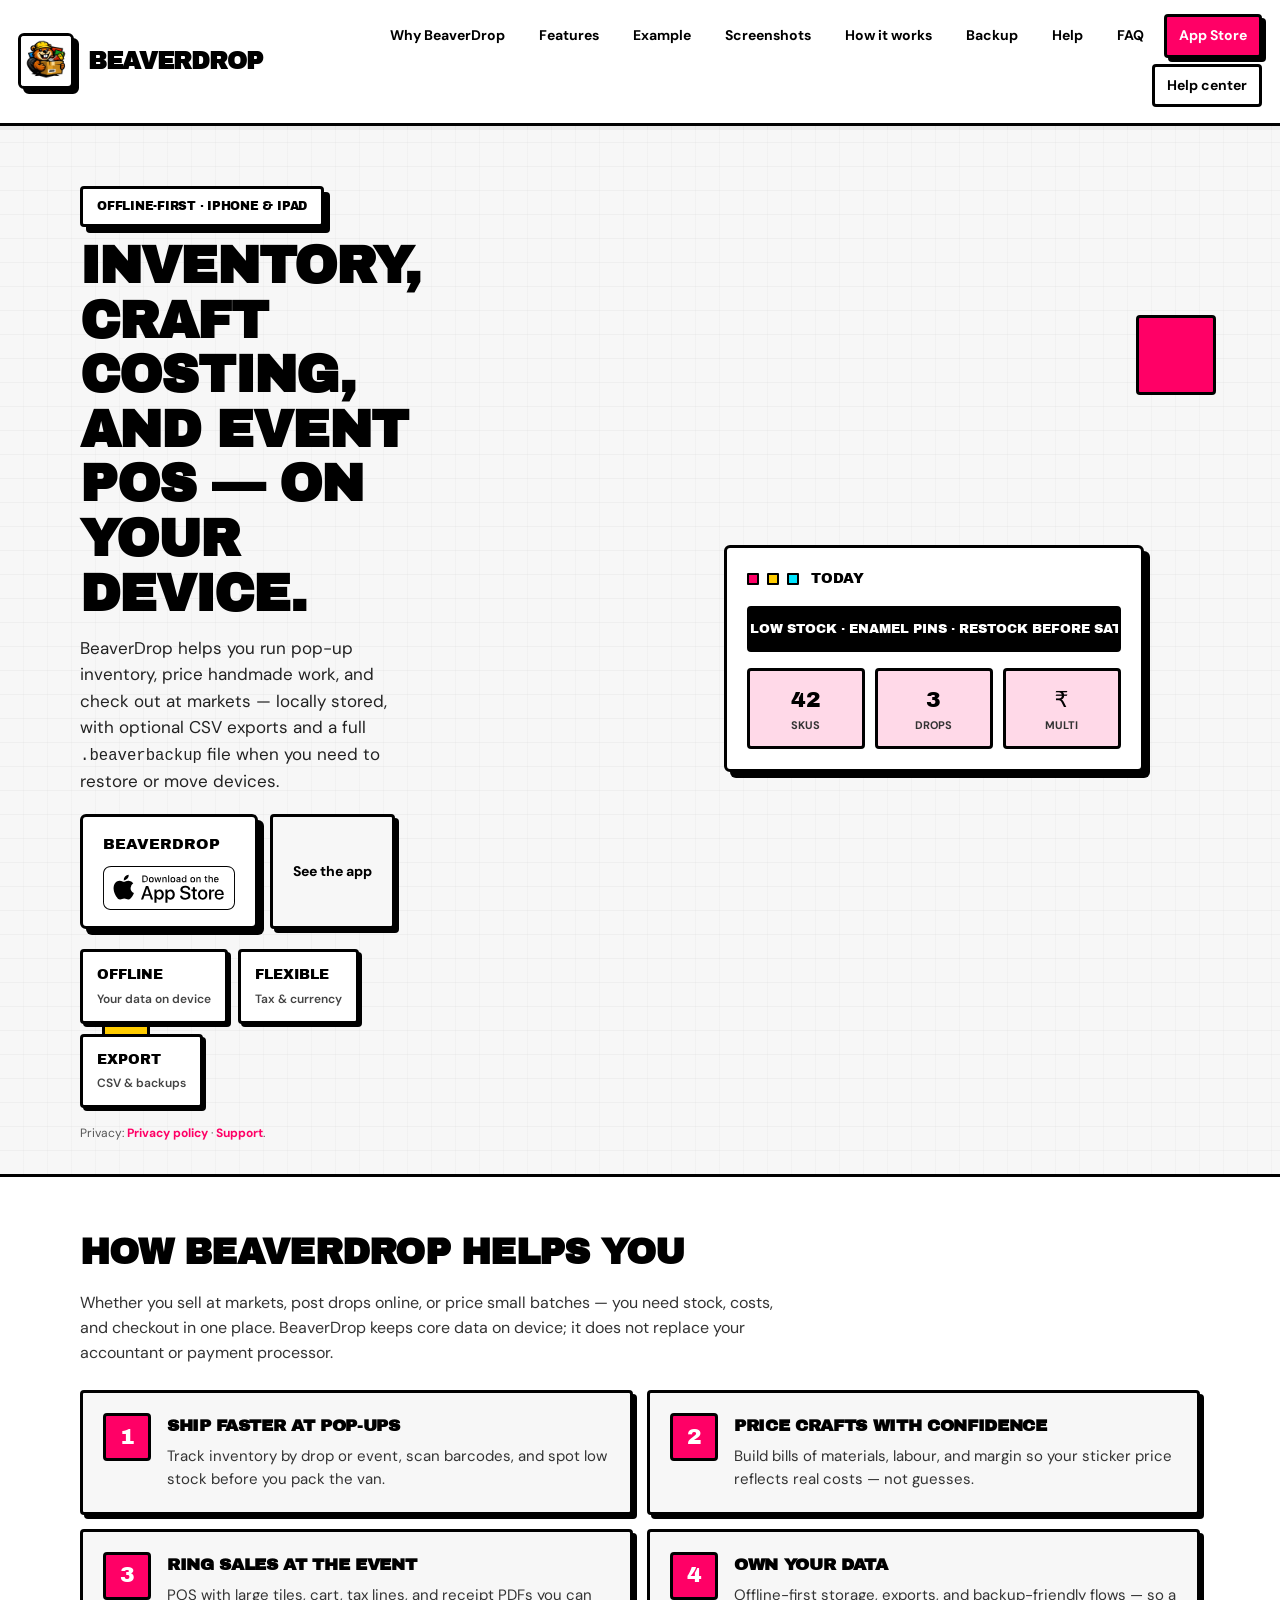
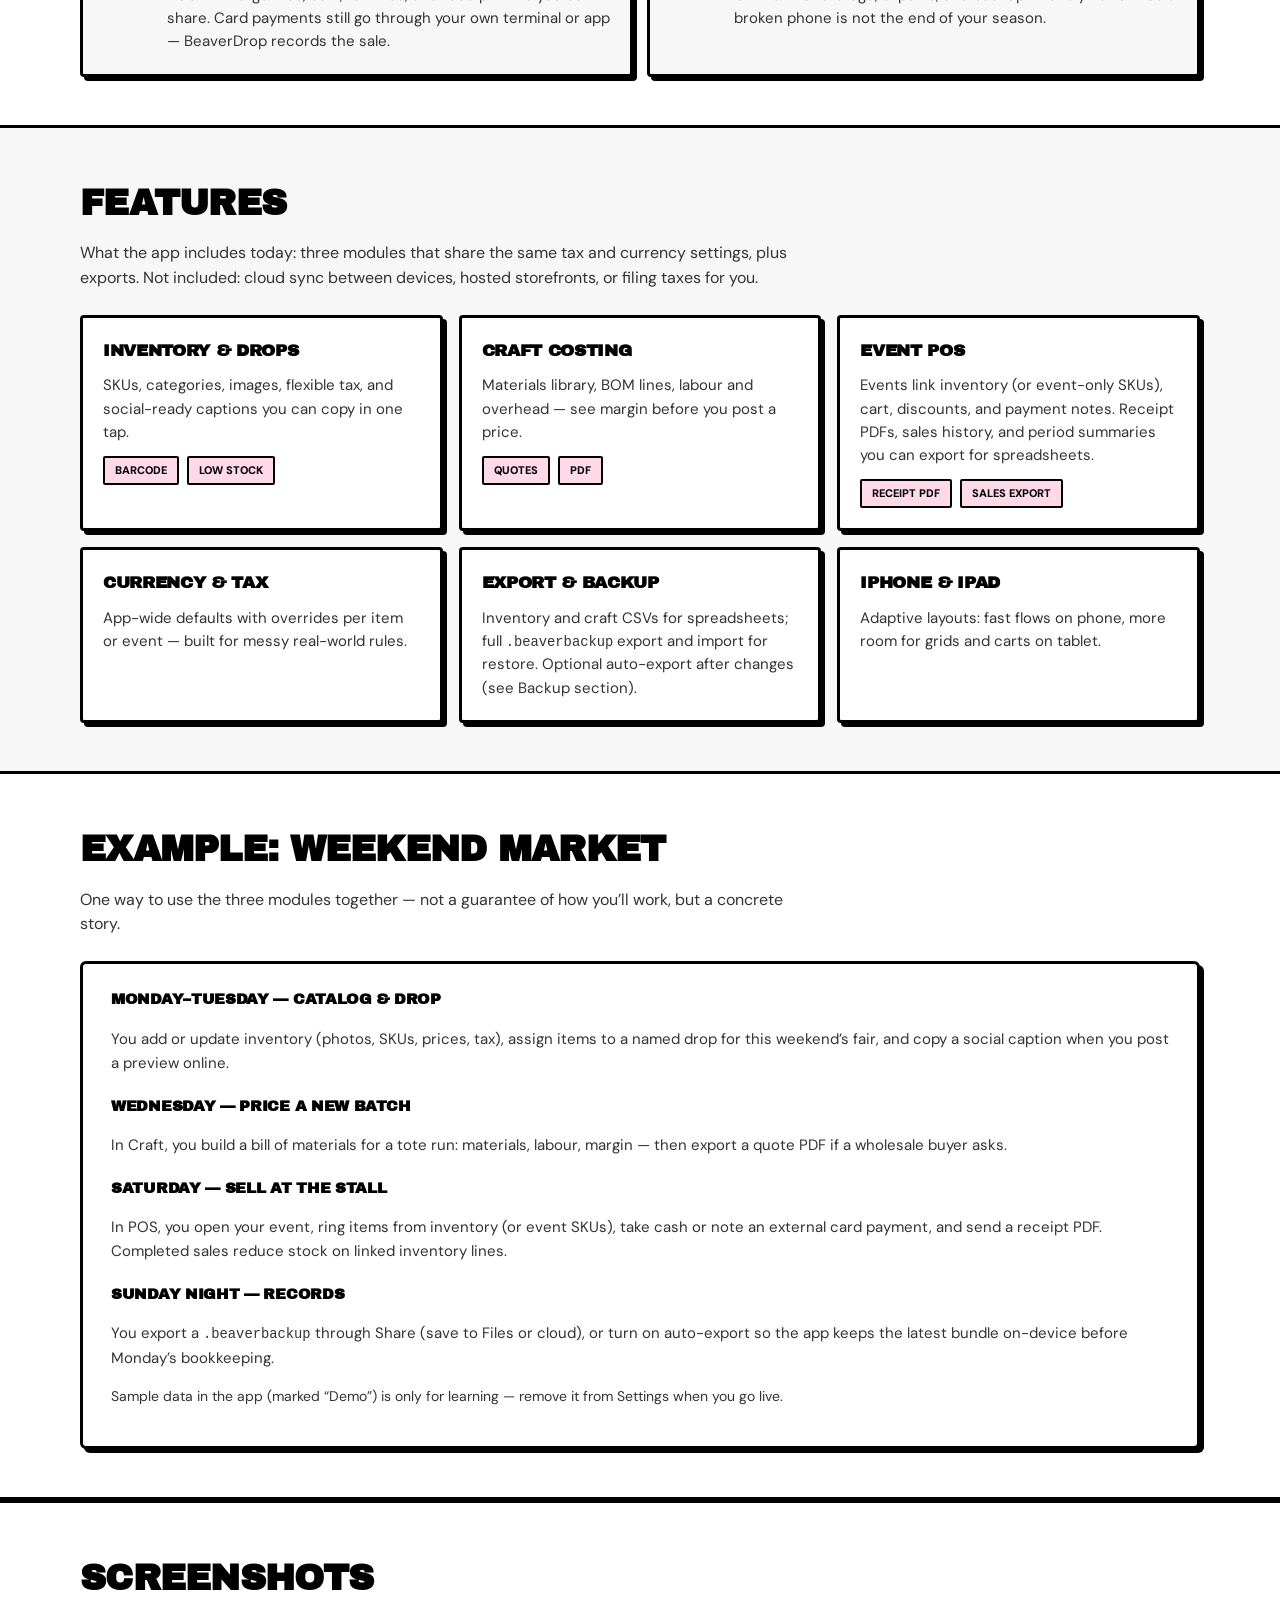
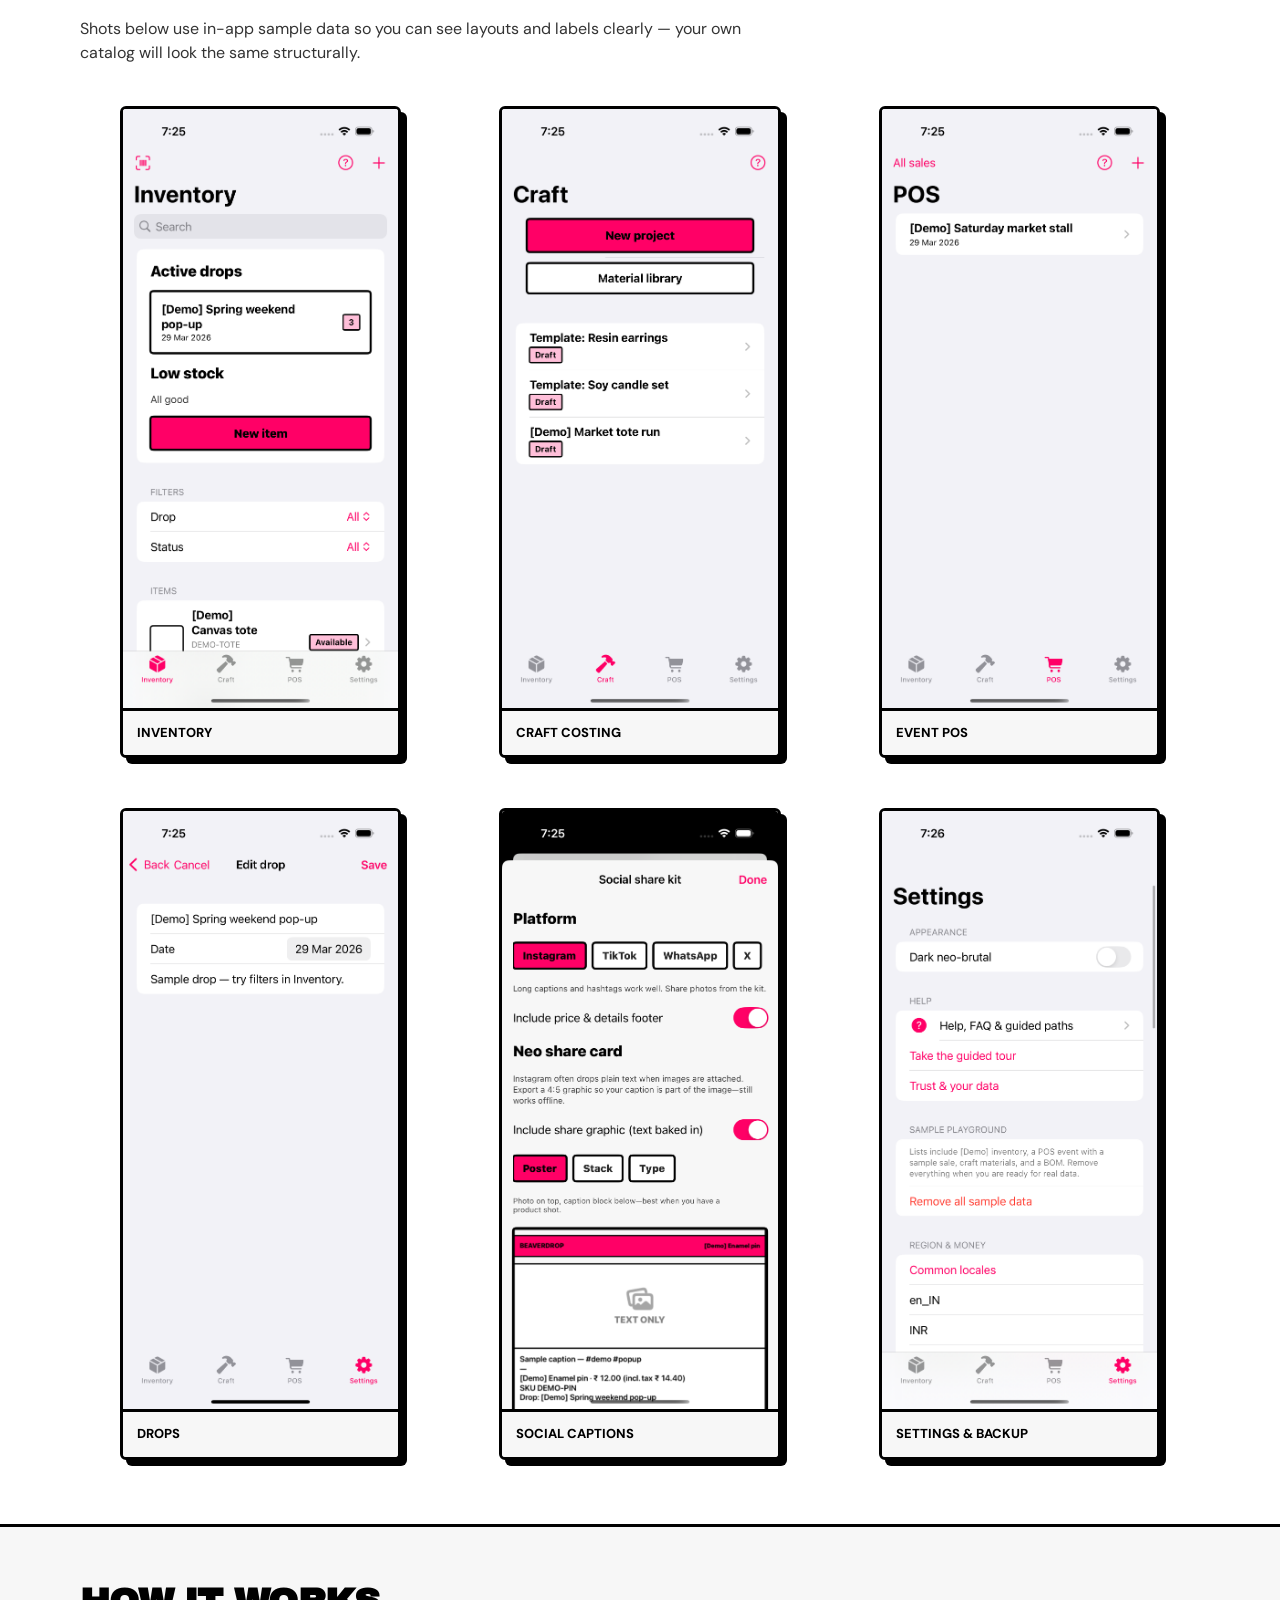
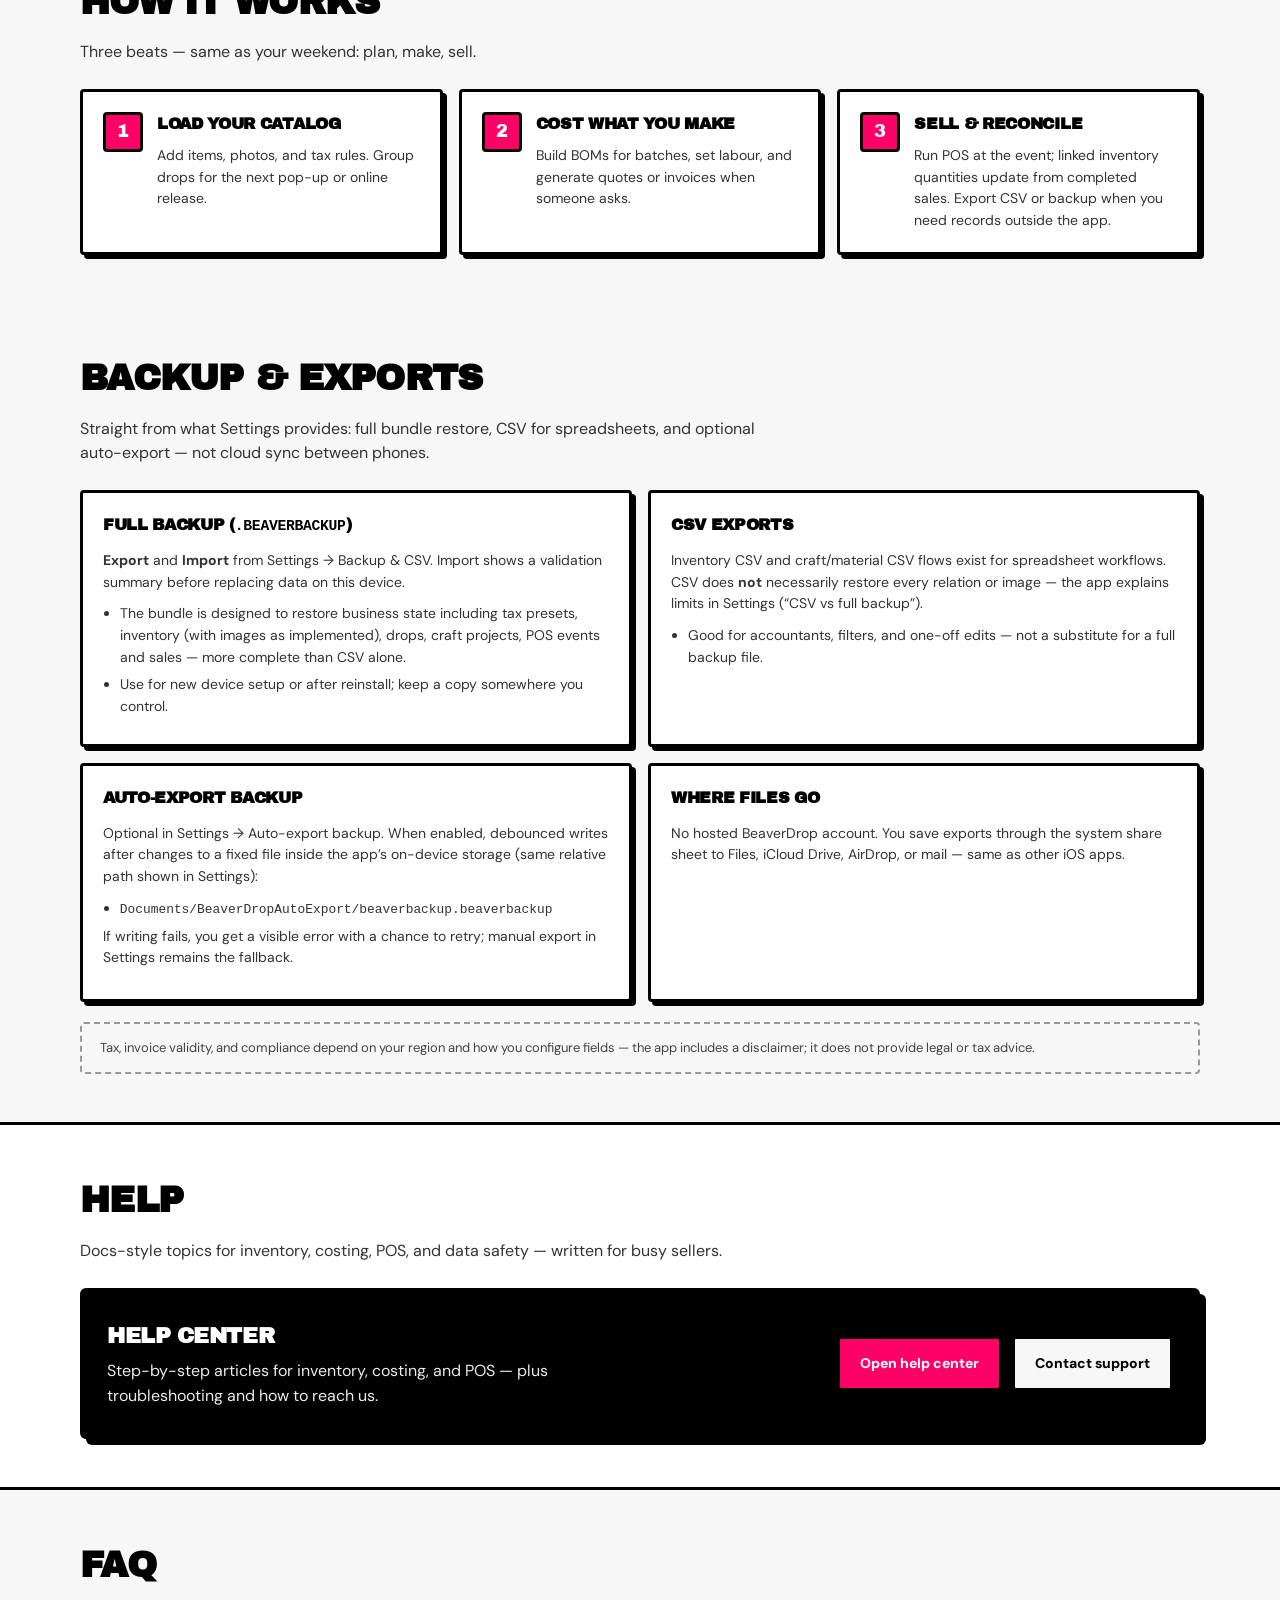
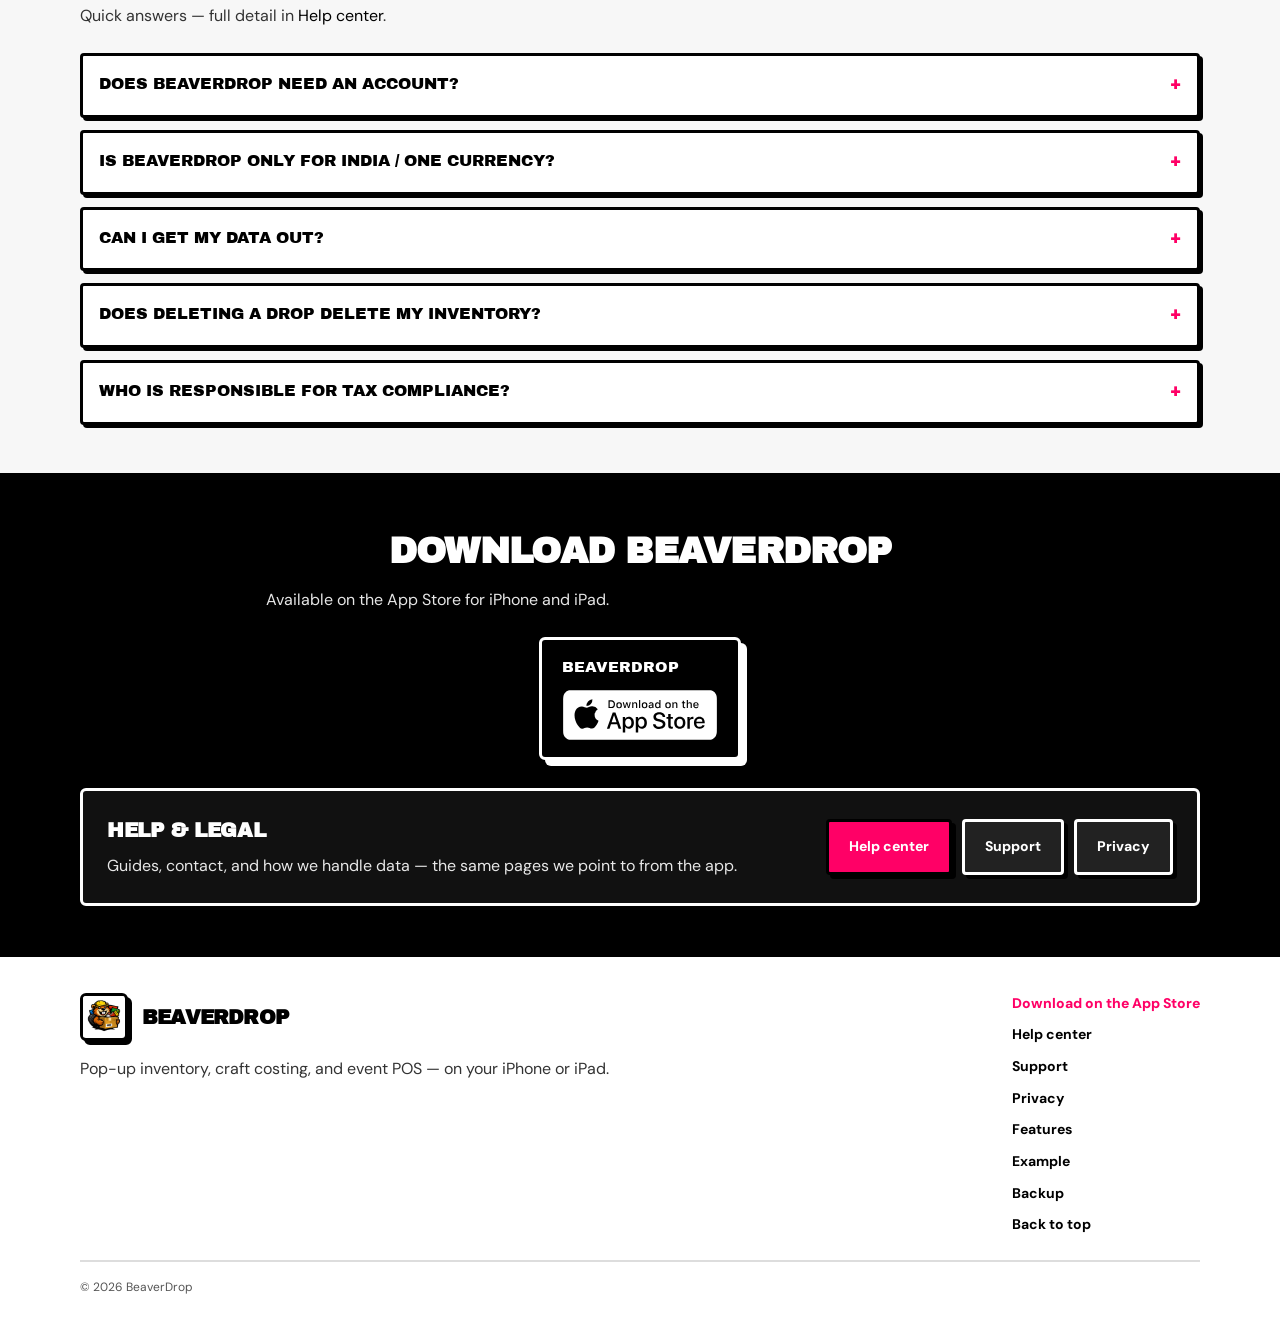
<file: index.html>
<!doctype html>
<html lang="en">
  <head>
    <meta charset="utf-8" />
    <meta name="viewport" content="width=device-width, initial-scale=1" />
    <meta name="theme-color" content="#ff0066" />
    <meta
      name="description"
      content="BeaverDrop is an offline-first iOS app for small sellers: inventory with drops, craft/DIY costing, and event POS on iPhone and iPad. Export CSV and .beaverbackup backups — no account required."
    />
    <meta
      name="keywords"
      content="BeaverDrop, inventory app, craft costing, POS, pop-up shop, offline inventory, micro business, iOS"
    />
    <title>BeaverDrop — Pop-up inventory, craft costing &amp; event POS (iOS)</title>
    <link rel="canonical" href="https://abhisar.github.io/beaverdrop.github.io/" />
    <meta property="og:title" content="BeaverDrop — Inventory, craft costing &amp; event POS" />
    <meta
      property="og:description"
      content="Offline-first iOS app for inventory, craft costing, and event POS. CSV and .beaverbackup export — no account required."
    />
    <meta property="og:type" content="website" />
    <meta property="og:url" content="https://abhisar.github.io/beaverdrop.github.io/" />
    <meta property="og:image" content="https://abhisar.github.io/beaverdrop.github.io/assets/og-image.png" />
    <meta property="og:image:width" content="1200" />
    <meta property="og:image:height" content="630" />
    <meta name="twitter:card" content="summary_large_image" />
    <meta name="twitter:title" content="BeaverDrop" />
    <meta
      name="twitter:description"
      content="Pop-up inventory, craft/DIY costing, and event POS — offline-first on iPhone &amp; iPad."
    />
    <meta name="twitter:image" content="https://abhisar.github.io/beaverdrop.github.io/assets/og-image.png" />
    <link rel="icon" type="image/png" sizes="32x32" href="assets/favicon-32.png" />
    <link rel="apple-touch-icon" sizes="180x180" href="assets/apple-touch-icon.png" />
    <link rel="preconnect" href="https://fonts.googleapis.com" />
    <link rel="preconnect" href="https://fonts.gstatic.com" crossorigin />
    <link
      href="https://fonts.googleapis.com/css2?family=Archivo+Black&amp;family=DM+Sans:ital,wght@0,400;0,600;0,700;1,400&amp;display=swap"
      rel="stylesheet"
    />
    <link rel="stylesheet" href="assets/styles.css" />
    <script defer src="assets/site.js"></script>
    <script type="application/ld+json">
      {
        "@context": "https://schema.org",
        "@type": "SoftwareApplication",
        "name": "BeaverDrop",
        "applicationCategory": "BusinessApplication",
        "operatingSystem": "iOS",
        "description": "Offline-first iOS app: inventory and drops, craft costing, event POS. CSV exports and .beaverbackup restore.",
        "url": "https://abhisar.github.io/beaverdrop.github.io/",
        "installUrl": "https://apps.apple.com/in/app/beaverdrop-inventory-pos/id6761336959",
        "image": "https://abhisar.github.io/beaverdrop.github.io/assets/app-icon-1024.png",
        "screenshot": [
          "https://abhisar.github.io/beaverdrop.github.io/assets/screenshots/01-inventory.png",
          "https://abhisar.github.io/beaverdrop.github.io/assets/screenshots/02-craft.png",
          "https://abhisar.github.io/beaverdrop.github.io/assets/screenshots/03-pos.png",
          "https://abhisar.github.io/beaverdrop.github.io/assets/screenshots/04-drops.png",
          "https://abhisar.github.io/beaverdrop.github.io/assets/screenshots/05-social.png",
          "https://abhisar.github.io/beaverdrop.github.io/assets/screenshots/06-settings.png"
        ],
        "offers": {
          "@type": "Offer",
          "price": "0",
          "priceCurrency": "USD"
        }
      }
    </script>
  </head>
  <body>
    <header class="top">
      <a class="brand" href="#top" aria-label="BeaverDrop home">
        <span class="brandMark" aria-hidden="true">
          <img
            class="brandIcon"
            src="assets/app-icon-1024.png"
            width="1024"
            height="1024"
            alt=""
            decoding="async"
          />
        </span>
        <span class="brandText">BeaverDrop</span>
      </a>
      <nav class="nav" aria-label="Primary">
        <a href="#helps-you">Why BeaverDrop</a>
        <a href="#features">Features</a>
        <a href="#scenario">Example</a>
        <a href="#screenshots">Screenshots</a>
        <a href="#how">How it works</a>
        <a href="#backup">Backup</a>
        <a href="#help">Help</a>
        <a href="#faq">FAQ</a>
        <a class="navAppStore" href="#app-store" target="_blank" rel="noopener noreferrer">App Store</a>
        <a class="pill" href="help.html">Help center</a>
      </nav>
      <button class="menuBtn" type="button" aria-label="Open menu" data-menu>
        <span></span><span></span><span></span>
      </button>
    </header>

    <main id="top">
      <section class="hero" aria-labelledby="hero-title">
        <div class="hero-deco" aria-hidden="true"></div>
        <div class="hero-deco b2" aria-hidden="true"></div>
        <div class="heroGrid">
          <div class="heroCopy">
            <p class="kicker">Offline-first · iPhone &amp; iPad</p>
            <h1 id="hero-title">Inventory, craft costing, and event POS — on your device.</h1>
            <p class="sub">
              BeaverDrop helps you run pop-up inventory, price handmade work, and check out at markets —
              locally stored, with optional CSV exports and a full <span class="mono">.beaverbackup</span> file
              when you need to restore or move devices.
            </p>
            <div class="ctaRow">
              <a
                class="appStoreHighlight"
                href="#app-store"
                target="_blank"
                rel="noopener noreferrer"
                aria-label="Download BeaverDrop on the App Store"
              >
                <span class="appStoreHighlightTitle">BeaverDrop</span>
                <img
                  class="appStoreBadgeImg"
                  src="assets/app-store-badge-white.svg"
                  width="180"
                  height="60"
                  alt=""
                  decoding="async"
                />
              </a>
              <a class="btn ghost" href="#screenshots">See the app</a>
            </div>
            <div class="badges" aria-label="Highlights">
              <div class="badge">
                <div class="badgeTop">Offline</div>
                <div class="badgeSub">Your data on device</div>
              </div>
              <div class="badge">
                <div class="badgeTop">Flexible</div>
                <div class="badgeSub">Tax &amp; currency</div>
              </div>
              <div class="badge">
                <div class="badgeTop">Export</div>
                <div class="badgeSub">CSV &amp; backups</div>
              </div>
            </div>
            <p class="fineprint">
              Privacy: <a href="privacy.html">Privacy policy</a> ·
              <a href="support.html">Support</a>.
            </p>
          </div>

          <div class="heroArt">
            <div class="heroCard floaty" aria-hidden="true">
              <div class="heroCardTop">
                <span class="chipDot pink"></span>
                <span class="chipDot yellow"></span>
                <span class="chipDot cyan"></span>
                <span class="heroCardTitle">Today</span>
              </div>
              <div class="marquee">
                <div class="marquee-inner">
                  <span>Low stock · enamel pins · restock before Saturday ·&nbsp;</span>
                  <span>Low stock · enamel pins · restock before Saturday ·&nbsp;</span>
                </div>
              </div>
              <div class="statGrid">
                <div class="stat">
                  <div class="statVal">42</div>
                  <div class="statLab">SKUs</div>
                </div>
                <div class="stat">
                  <div class="statVal">3</div>
                  <div class="statLab">Drops</div>
                </div>
                <div class="stat">
                  <div class="statVal">₹</div>
                  <div class="statLab">Multi</div>
                </div>
              </div>
            </div>
          </div>
        </div>
      </section>

      <section id="helps-you" class="section alt">
        <div class="sectionHead" data-reveal>
          <h2>How BeaverDrop helps you</h2>
          <p>
            Whether you sell at markets, post drops online, or price small batches — you need stock, costs,
            and checkout in one place. BeaverDrop keeps core data on device; it does not replace your
            accountant or payment processor.
          </p>
        </div>
        <div class="benefits">
          <article class="benefit" data-reveal>
            <div class="benefitIcon" aria-hidden="true">1</div>
            <div>
              <h3>Ship faster at pop-ups</h3>
              <p>
                Track inventory by drop or event, scan barcodes, and spot low stock before you pack the
                van.
              </p>
            </div>
          </article>
          <article class="benefit" data-reveal>
            <div class="benefitIcon" aria-hidden="true">2</div>
            <div>
              <h3>Price crafts with confidence</h3>
              <p>
                Build bills of materials, labour, and margin so your sticker price reflects real costs —
                not guesses.
              </p>
            </div>
          </article>
          <article class="benefit" data-reveal>
            <div class="benefitIcon" aria-hidden="true">3</div>
            <div>
              <h3>Ring sales at the event</h3>
              <p>
                POS with large tiles, cart, tax lines, and receipt PDFs you can share. Card payments still
                go through your own terminal or app — BeaverDrop records the sale.
              </p>
            </div>
          </article>
          <article class="benefit" data-reveal>
            <div class="benefitIcon" aria-hidden="true">4</div>
            <div>
              <h3>Own your data</h3>
              <p>
                Offline-first storage, exports, and backup-friendly flows — so a broken phone is not the
                end of your season.
              </p>
            </div>
          </article>
        </div>
      </section>

      <section id="features" class="section">
        <div class="sectionHead" data-reveal>
          <h2>Features</h2>
          <p>
            What the app includes today: three modules that share the same tax and currency settings, plus
            exports. Not included: cloud sync between devices, hosted storefronts, or filing taxes for you.
          </p>
        </div>
        <div class="cards">
          <article class="card" data-reveal>
            <h3>Inventory &amp; drops</h3>
            <p>SKUs, categories, images, flexible tax, and social-ready captions you can copy in one tap.</p>
            <div class="pillRow">
              <span class="tag">Barcode</span>
              <span class="tag">Low stock</span>
            </div>
          </article>
          <article class="card stagger-1" data-reveal>
            <h3>Craft costing</h3>
            <p>Materials library, BOM lines, labour and overhead — see margin before you post a price.</p>
            <div class="pillRow">
              <span class="tag">Quotes</span>
              <span class="tag">PDF</span>
            </div>
          </article>
          <article class="card stagger-2" data-reveal>
            <h3>Event POS</h3>
            <p>
              Events link inventory (or event-only SKUs), cart, discounts, and payment notes. Receipt PDFs,
              sales history, and period summaries you can export for spreadsheets.
            </p>
            <div class="pillRow">
              <span class="tag">Receipt PDF</span>
              <span class="tag">Sales export</span>
            </div>
          </article>
          <article class="card stagger-3" data-reveal>
            <h3>Currency &amp; tax</h3>
            <p>App-wide defaults with overrides per item or event — built for messy real-world rules.</p>
          </article>
          <article class="card" data-reveal>
            <h3>Export &amp; backup</h3>
            <p>
              Inventory and craft CSVs for spreadsheets; full <span class="mono">.beaverbackup</span> export
              and import for restore. Optional auto-export after changes (see Backup section).
            </p>
          </article>
          <article class="card" data-reveal>
            <h3>iPhone &amp; iPad</h3>
            <p>Adaptive layouts: fast flows on phone, more room for grids and carts on tablet.</p>
          </article>
        </div>
      </section>

      <section id="scenario" class="section alt">
        <div class="sectionHead" data-reveal>
          <h2>Example: weekend market</h2>
          <p>
            One way to use the three modules together — not a guarantee of how you’ll work, but a concrete
            story.
          </p>
        </div>
        <div class="scenarioStory" data-reveal>
          <h3>Monday–Tuesday — catalog &amp; drop</h3>
          <p>
            You add or update inventory (photos, SKUs, prices, tax), assign items to a named drop for this
            weekend’s fair, and copy a social caption when you post a preview online.
          </p>
          <h3>Wednesday — price a new batch</h3>
          <p>
            In Craft, you build a bill of materials for a tote run: materials, labour, margin — then export a
            quote PDF if a wholesale buyer asks.
          </p>
          <h3>Saturday — sell at the stall</h3>
          <p>
            In POS, you open your event, ring items from inventory (or event SKUs), take cash or note an
            external card payment, and send a receipt PDF. Completed sales reduce stock on linked inventory
            lines.
          </p>
          <h3>Sunday night — records</h3>
          <p>
            You export a <span class="mono">.beaverbackup</span> through Share (save to Files or cloud), or turn
            on auto-export so the app keeps the latest bundle on-device before Monday’s bookkeeping.
          </p>
          <p class="muted">
            Sample data in the app (marked “Demo”) is only for learning — remove it from Settings when you go
            live.
          </p>
        </div>
      </section>

      <section id="screenshots" class="section alt">
        <div class="sectionHead" data-reveal>
          <h2>Screenshots</h2>
          <p>
            Shots below use in-app sample data so you can see layouts and labels clearly — your own catalog will
            look the same structurally.
          </p>
        </div>
        <div class="shots">
          <figure class="shot" data-reveal>
            <a href="assets/screenshots/01-inventory.png" target="_blank" rel="noopener">
              <img
                src="assets/screenshots/01-inventory.png"
                width="1206"
                height="2622"
                alt="BeaverDrop inventory tab with sample data"
                loading="lazy"
                decoding="async"
              />
            </a>
            <figcaption>Inventory</figcaption>
          </figure>
          <figure class="shot" data-reveal>
            <a href="assets/screenshots/02-craft.png" target="_blank" rel="noopener">
              <img
                src="assets/screenshots/02-craft.png"
                width="1206"
                height="2622"
                alt="Craft costing projects and BOM"
                loading="lazy"
                decoding="async"
              />
            </a>
            <figcaption>Craft costing</figcaption>
          </figure>
          <figure class="shot" data-reveal>
            <a href="assets/screenshots/03-pos.png" target="_blank" rel="noopener">
              <img
                src="assets/screenshots/03-pos.png"
                width="1206"
                height="2622"
                alt="Event POS and checkout"
                loading="lazy"
                decoding="async"
              />
            </a>
            <figcaption>Event POS</figcaption>
          </figure>
          <figure class="shot" data-reveal>
            <a href="assets/screenshots/04-drops.png" target="_blank" rel="noopener">
              <img
                src="assets/screenshots/04-drops.png"
                width="1206"
                height="2622"
                alt="Edit drop details in Settings"
                loading="lazy"
                decoding="async"
              />
            </a>
            <figcaption>Drops</figcaption>
          </figure>
          <figure class="shot" data-reveal>
            <a href="assets/screenshots/05-social.png" target="_blank" rel="noopener">
              <img
                src="assets/screenshots/05-social.png"
                width="1206"
                height="2622"
                alt="Social share kit for an inventory item"
                loading="lazy"
                decoding="async"
              />
            </a>
            <figcaption>Social captions</figcaption>
          </figure>
          <figure class="shot" data-reveal>
            <a href="assets/screenshots/06-settings.png" target="_blank" rel="noopener">
              <img
                src="assets/screenshots/06-settings.png"
                width="1206"
                height="2622"
                alt="Settings, sample playground, and backup"
                loading="lazy"
                decoding="async"
              />
            </a>
            <figcaption>Settings &amp; backup</figcaption>
          </figure>
        </div>
      </section>

      <section id="how" class="section">
        <div class="sectionHead" data-reveal>
          <h2>How it works</h2>
          <p>Three beats — same as your weekend: plan, make, sell.</p>
        </div>
        <ol class="steps">
          <li data-reveal>
            <div class="stepNum">1</div>
            <div>
              <h3>Load your catalog</h3>
              <p>Add items, photos, and tax rules. Group drops for the next pop-up or online release.</p>
            </div>
          </li>
          <li data-reveal>
            <div class="stepNum">2</div>
            <div>
              <h3>Cost what you make</h3>
              <p>Build BOMs for batches, set labour, and generate quotes or invoices when someone asks.</p>
            </div>
          </li>
          <li data-reveal>
            <div class="stepNum">3</div>
            <div>
              <h3>Sell &amp; reconcile</h3>
              <p>
                Run POS at the event; linked inventory quantities update from completed sales. Export CSV or
                backup when you need records outside the app.
              </p>
            </div>
          </li>
        </ol>
      </section>

      <section id="backup" class="section">
        <div class="sectionHead" data-reveal>
          <h2>Backup &amp; exports</h2>
          <p>
            Straight from what Settings provides: full bundle restore, CSV for spreadsheets, and optional
            auto-export — not cloud sync between phones.
          </p>
        </div>
        <div class="backupGrid">
          <article class="backupCard" data-reveal>
            <h3>Full backup (<span class="mono">.beaverbackup</span>)</h3>
            <p>
              <strong>Export</strong> and <strong>Import</strong> from Settings → Backup &amp; CSV. Import
              shows a validation summary before replacing data on this device.
            </p>
            <ul>
              <li>
                The bundle is designed to restore business state including tax presets, inventory (with images
                as implemented), drops, craft projects, POS events and sales — more complete than CSV alone.
              </li>
              <li>Use for new device setup or after reinstall; keep a copy somewhere you control.</li>
            </ul>
          </article>
          <article class="backupCard" data-reveal>
            <h3>CSV exports</h3>
            <p>
              Inventory CSV and craft/material CSV flows exist for spreadsheet workflows. CSV does
              <strong>not</strong> necessarily restore every relation or image — the app explains limits in
              Settings (“CSV vs full backup”).
            </p>
            <ul>
              <li>Good for accountants, filters, and one-off edits — not a substitute for a full backup file.</li>
            </ul>
          </article>
          <article class="backupCard" data-reveal>
            <h3>Auto-export backup</h3>
            <p>
              Optional in Settings → Auto-export backup. When enabled, debounced writes after changes to a fixed
              file inside the app’s on-device storage (same relative path shown in Settings):
            </p>
            <ul>
              <li>
                <span class="mono">Documents/BeaverDropAutoExport/beaverbackup.beaverbackup</span>
              </li>
            </ul>
            <p>
              If writing fails, you get a visible error with a chance to retry; manual export in Settings
              remains the fallback.
            </p>
          </article>
          <article class="backupCard" data-reveal>
            <h3>Where files go</h3>
            <p>
              No hosted BeaverDrop account. You save exports through the system share sheet to Files, iCloud
              Drive, AirDrop, or mail — same as other iOS apps.
            </p>
          </article>
        </div>
        <p class="backupNote" data-reveal>
          Tax, invoice validity, and compliance depend on your region and how you configure fields — the app
          includes a disclaimer; it does not provide legal or tax advice.
        </p>
      </section>

      <section id="help" class="section alt">
        <div class="sectionHead" data-reveal>
          <h2>Help</h2>
          <p>Docs-style topics for inventory, costing, POS, and data safety — written for busy sellers.</p>
        </div>
        <div class="helpStrip" data-reveal>
          <div>
            <h2>Help center</h2>
            <p>
              Step-by-step articles for inventory, costing, and POS — plus troubleshooting and how to reach us.
            </p>
          </div>
          <div class="ctaButtons">
            <a class="btn primary" href="help.html">Open help center</a>
            <a class="btn ghost" href="support.html">Contact support</a>
          </div>
        </div>
      </section>

      <section id="faq" class="section">
        <div class="sectionHead" data-reveal>
          <h2>FAQ</h2>
          <p>Quick answers — full detail in <a href="help.html">Help center</a>.</p>
        </div>
        <div class="faq">
          <details data-reveal>
            <summary>Does BeaverDrop need an account?</summary>
            <p>
              No cloud account is required for core offline workflows. Your data stays on device unless you
              export or enable optional file destinations.
            </p>
          </details>
          <details data-reveal>
            <summary>Is BeaverDrop only for India / one currency?</summary>
            <p>
              You can configure region, currency context, and tax presets for your workflows — not locked to
              a single country model.
            </p>
          </details>
          <details data-reveal>
            <summary>Can I get my data out?</summary>
            <p>
              Yes. Export inventory and craft CSVs from the app where available, and use
              <span class="mono">.beaverbackup</span> export/import for a full restore path. See
              <a href="#backup">Backup &amp; exports</a> above.
            </p>
          </details>
          <details data-reveal>
            <summary>Does deleting a drop delete my inventory?</summary>
            <p>
              Deleting a drop removes the drop and clears assignments from items — inventory items remain
              in your catalog.
            </p>
          </details>
          <details data-reveal>
            <summary>Who is responsible for tax compliance?</summary>
            <p>
              BeaverDrop provides tools and exports; legal compliance remains your responsibility — see
              in-app trust and legal copy.
            </p>
          </details>
        </div>
      </section>

      <section id="get" class="darkBand">
        <div class="sectionHead downloadSectionIntro" style="color: #fff" data-reveal>
          <h2>Download BeaverDrop</h2>
          <p style="color: rgba(255, 255, 255, 0.9)">
            Available on the App Store for iPhone and iPad.
          </p>
        </div>
        <div class="downloadBanner">
          <a
            class="appStoreHighlight appStoreHighlightLarge"
            href="#app-store"
            target="_blank"
            rel="noopener noreferrer"
            aria-label="Download BeaverDrop on the App Store"
            data-reveal
          >
            <span class="appStoreHighlightTitle">BeaverDrop</span>
            <img
              class="appStoreBadgeImg"
              src="assets/app-store-badge-white.svg"
              width="180"
              height="60"
              alt=""
              decoding="async"
            />
          </a>
        </div>
        <div class="ctaCard" style="margin-top: 28px; background: #111; color: #fff; border-color: #fff">
          <div data-reveal>
            <h2 style="margin: 0 0 8px; font-size: 20px; text-transform: uppercase">Help &amp; legal</h2>
            <p style="margin: 0; color: rgba(255, 255, 255, 0.9)">
              Guides, contact, and how we handle data — the same pages we point to from the app.
            </p>
          </div>
          <div class="ctaButtons">
            <a class="btn primary" href="help.html">Help center</a>
            <a class="btn ghost" href="support.html" style="background: #222; color: #fff; border-color: #fff"
              >Support</a
            >
            <a class="btn ghost" href="privacy.html" style="background: #222; color: #fff; border-color: #fff"
              >Privacy</a
            >
          </div>
        </div>
      </section>
    </main>

    <footer class="footer">
      <div class="footerGrid">
        <div>
          <div class="brand footerBrand">
            <span class="brandMark" aria-hidden="true">
              <img
                class="brandIcon"
                src="assets/app-icon-1024.png"
                width="1024"
                height="1024"
                alt=""
                decoding="async"
              />
            </span>
            <span class="brandText">BeaverDrop</span>
          </div>
          <p class="muted">Pop-up inventory, craft costing, and event POS — on your iPhone or iPad.</p>
        </div>
        <div class="footerLinks">
          <a class="footerAppStore" href="#app-store" target="_blank" rel="noopener noreferrer"
            >Download on the App Store</a
          >
          <a href="help.html">Help center</a>
          <a href="support.html">Support</a>
          <a href="privacy.html">Privacy</a>
          <a href="#features">Features</a>
          <a href="#scenario">Example</a>
          <a href="#backup">Backup</a>
          <a href="#top">Back to top</a>
        </div>
      </div>
      <div class="footerBottom">
        <span class="muted2">© <span data-year></span> BeaverDrop</span>
      </div>
    </footer>
  </body>
</html>
</file>
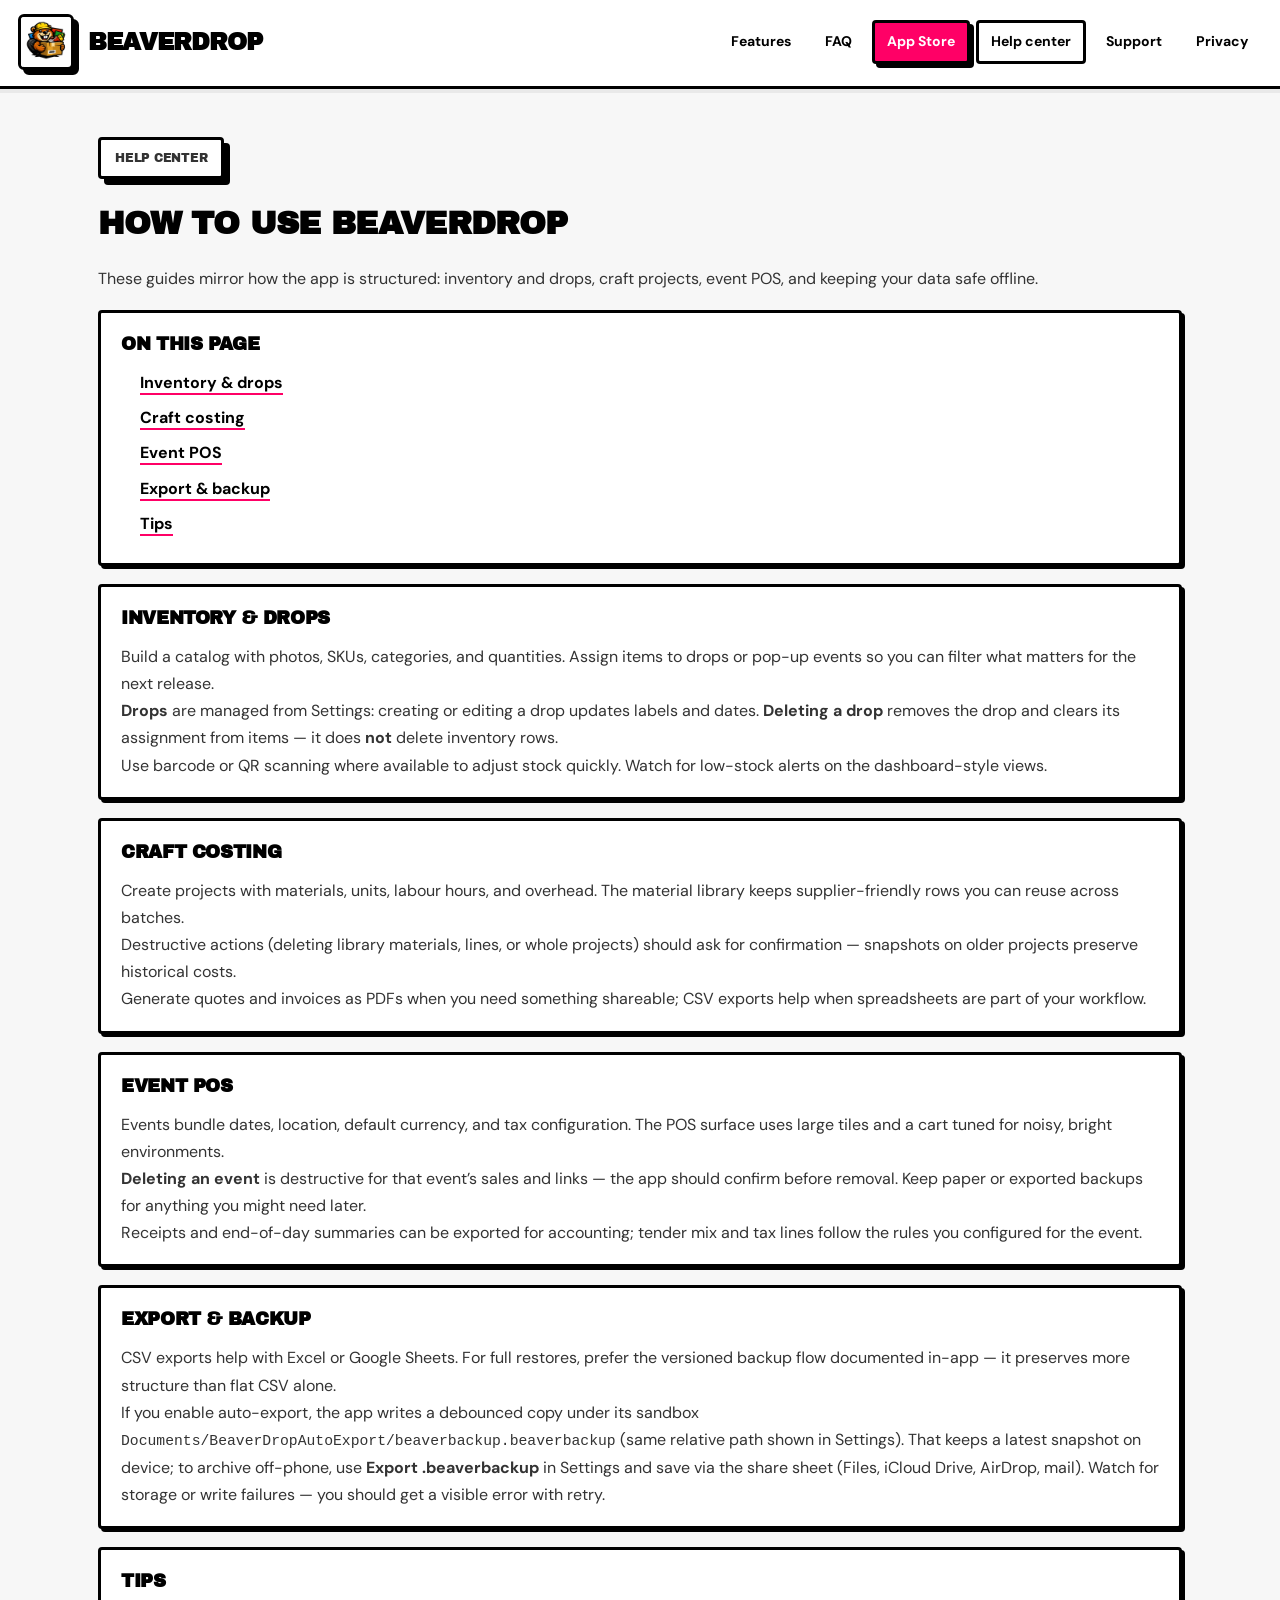
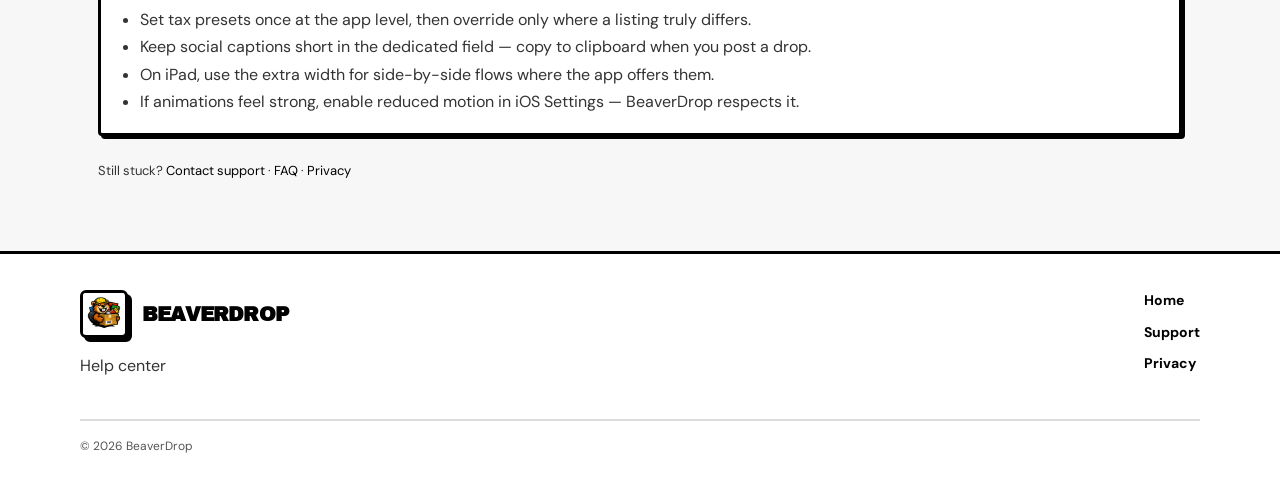
<file: help.html>
<!doctype html>
<html lang="en">
  <head>
    <meta charset="utf-8" />
    <meta name="viewport" content="width=device-width, initial-scale=1" />
    <meta name="theme-color" content="#ff0066" />
    <title>BeaverDrop — Help center</title>
    <meta
      name="description"
      content="Help topics for BeaverDrop: inventory, craft costing, POS, drops, exports, and troubleshooting on iOS."
    />
    <link rel="canonical" href="https://abhisar.github.io/beaverdrop.github.io/help.html" />
    <meta property="og:title" content="BeaverDrop — Help center" />
    <meta
      property="og:description"
      content="Inventory, costing, POS, and data help for BeaverDrop on iPhone and iPad."
    />
    <meta property="og:type" content="website" />
    <meta property="og:url" content="https://abhisar.github.io/beaverdrop.github.io/help.html" />
    <meta property="og:image" content="https://abhisar.github.io/beaverdrop.github.io/assets/og-image.png" />
    <meta name="twitter:card" content="summary_large_image" />
    <link rel="icon" type="image/png" sizes="32x32" href="assets/favicon-32.png" />
    <link rel="apple-touch-icon" sizes="180x180" href="assets/apple-touch-icon.png" />
    <link rel="preconnect" href="https://fonts.googleapis.com" />
    <link rel="preconnect" href="https://fonts.gstatic.com" crossorigin />
    <link
      href="https://fonts.googleapis.com/css2?family=Archivo+Black&amp;family=DM+Sans:wght@400;600;700&amp;display=swap"
      rel="stylesheet"
    />
    <link rel="stylesheet" href="assets/styles.css" />
    <script defer src="assets/site.js"></script>
  </head>
  <body>
    <header class="top">
      <a class="brand" href="index.html" aria-label="BeaverDrop home">
        <span class="brandMark" aria-hidden="true">
          <img class="brandIcon" src="assets/app-icon-1024.png" width="1024" height="1024" alt="" decoding="async" />
        </span>
        <span class="brandText">BeaverDrop</span>
      </a>
      <nav class="nav" aria-label="Primary">
        <a href="index.html#features">Features</a>
        <a href="index.html#faq">FAQ</a>
        <a class="navAppStore" href="#app-store" target="_blank" rel="noopener noreferrer">App Store</a>
        <a class="pill" href="help.html">Help center</a>
        <a href="support.html">Support</a>
        <a href="privacy.html">Privacy</a>
      </nav>
      <button class="menuBtn" type="button" aria-label="Open menu" data-menu>
        <span></span><span></span><span></span>
      </button>
    </header>

    <main class="page">
      <p class="kicker">Help center</p>
      <h1>How to use BeaverDrop</h1>
      <p>
        These guides mirror how the app is structured: inventory and drops, craft projects, event POS, and
        keeping your data safe offline.
      </p>

      <nav class="panel" aria-label="On this page">
        <h2 style="margin-top: 0">On this page</h2>
        <ul class="toc">
          <li><a href="#inventory">Inventory &amp; drops</a></li>
          <li><a href="#craft">Craft costing</a></li>
          <li><a href="#pos">Event POS</a></li>
          <li><a href="#export">Export &amp; backup</a></li>
          <li><a href="#tips">Tips</a></li>
        </ul>
      </nav>

      <div class="panel" id="inventory">
        <h2>Inventory &amp; drops</h2>
        <p>
          Build a catalog with photos, SKUs, categories, and quantities. Assign items to drops or pop-up
          events so you can filter what matters for the next release.
        </p>
        <p>
          <strong>Drops</strong> are managed from Settings: creating or editing a drop updates labels and
          dates. <strong>Deleting a drop</strong> removes the drop and clears its assignment from items — it
          does <strong>not</strong> delete inventory rows.
        </p>
        <p>
          Use barcode or QR scanning where available to adjust stock quickly. Watch for low-stock alerts on
          the dashboard-style views.
        </p>
      </div>

      <div class="panel" id="craft">
        <h2>Craft costing</h2>
        <p>
          Create projects with materials, units, labour hours, and overhead. The material library keeps
          supplier-friendly rows you can reuse across batches.
        </p>
        <p>
          Destructive actions (deleting library materials, lines, or whole projects) should ask for
          confirmation — snapshots on older projects preserve historical costs.
        </p>
        <p>
          Generate quotes and invoices as PDFs when you need something shareable; CSV exports help when
          spreadsheets are part of your workflow.
        </p>
      </div>

      <div class="panel" id="pos">
        <h2>Event POS</h2>
        <p>
          Events bundle dates, location, default currency, and tax configuration. The POS surface uses large
          tiles and a cart tuned for noisy, bright environments.
        </p>
        <p>
          <strong>Deleting an event</strong> is destructive for that event’s sales and links — the app
          should confirm before removal. Keep paper or exported backups for anything you might need later.
        </p>
        <p>
          Receipts and end-of-day summaries can be exported for accounting; tender mix and tax lines follow
          the rules you configured for the event.
        </p>
      </div>

      <div class="panel" id="export">
        <h2>Export &amp; backup</h2>
        <p>
          CSV exports help with Excel or Google Sheets. For full restores, prefer the versioned backup flow
          documented in-app — it preserves more structure than flat CSV alone.
        </p>
        <p>
          If you enable auto-export, the app writes a debounced copy under its sandbox
          <span class="mono">Documents/BeaverDropAutoExport/beaverbackup.beaverbackup</span> (same relative path
          shown in Settings). That keeps a latest snapshot on device; to archive off-phone, use
          <strong>Export .beaverbackup</strong> in Settings and save via the share sheet (Files, iCloud Drive,
          AirDrop, mail). Watch for storage or write failures — you should get a visible error with retry.
        </p>
      </div>

      <div class="panel" id="tips">
        <h2>Tips</h2>
        <ul>
          <li>Set tax presets once at the app level, then override only where a listing truly differs.</li>
          <li>Keep social captions short in the dedicated field — copy to clipboard when you post a drop.</li>
          <li>On iPad, use the extra width for side-by-side flows where the app offers them.</li>
          <li>If animations feel strong, enable reduced motion in iOS Settings — BeaverDrop respects it.</li>
        </ul>
      </div>

      <p class="small" style="margin-top: 24px">
        Still stuck? <a href="support.html">Contact support</a> ·
        <a href="index.html#faq">FAQ</a> · <a href="privacy.html">Privacy</a>
      </p>
    </main>

    <footer class="footer">
      <div class="footerGrid">
        <div>
          <div class="brand footerBrand">
            <span class="brandMark" aria-hidden="true">
              <img class="brandIcon" src="assets/app-icon-1024.png" width="1024" height="1024" alt="" decoding="async" />
            </span>
            <span class="brandText">BeaverDrop</span>
          </div>
          <p class="muted">Help center</p>
        </div>
        <div class="footerLinks">
          <a href="index.html">Home</a>
          <a href="support.html">Support</a>
          <a href="privacy.html">Privacy</a>
        </div>
      </div>
      <div class="footerBottom">
        <span class="muted2">© <span data-year></span> BeaverDrop</span>
      </div>
    </footer>
  </body>
</html>
</file>
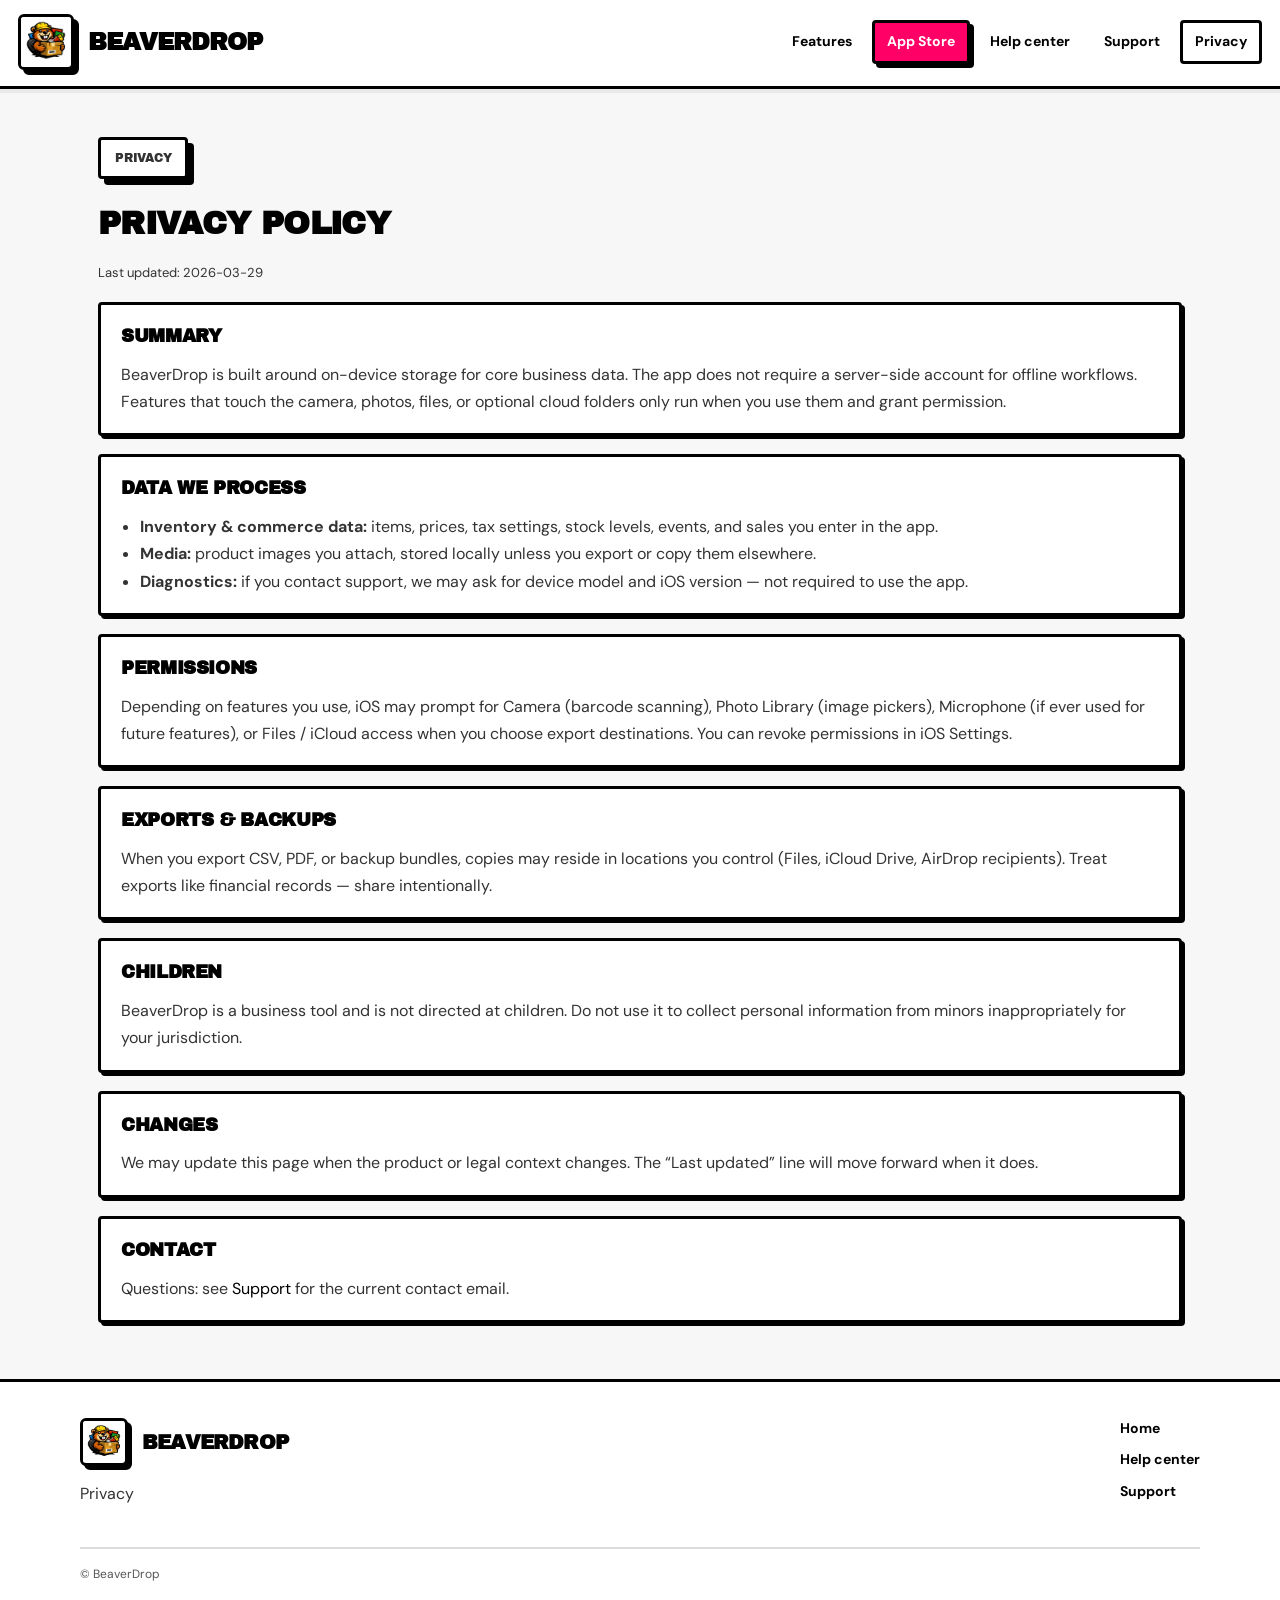
<file: privacy.html>
<!doctype html>
<html lang="en">
  <head>
    <meta charset="utf-8" />
    <meta name="viewport" content="width=device-width, initial-scale=1" />
    <meta name="theme-color" content="#ff0066" />
    <title>BeaverDrop — Privacy policy</title>
    <meta name="description" content="BeaverDrop privacy policy: on-device data, permissions, exports, and contact." />
    <link rel="canonical" href="https://abhisar.github.io/beaverdrop.github.io/privacy.html" />
    <meta property="og:title" content="BeaverDrop — Privacy policy" />
    <meta property="og:description" content="How BeaverDrop handles your data on iOS." />
    <meta property="og:type" content="website" />
    <meta property="og:url" content="https://abhisar.github.io/beaverdrop.github.io/privacy.html" />
    <meta property="og:image" content="https://abhisar.github.io/beaverdrop.github.io/assets/og-image.png" />
    <meta name="twitter:card" content="summary_large_image" />
    <link rel="icon" type="image/png" sizes="32x32" href="assets/favicon-32.png" />
    <link rel="apple-touch-icon" sizes="180x180" href="assets/apple-touch-icon.png" />
    <link rel="preconnect" href="https://fonts.googleapis.com" />
    <link rel="preconnect" href="https://fonts.gstatic.com" crossorigin />
    <link
      href="https://fonts.googleapis.com/css2?family=Archivo+Black&amp;family=DM+Sans:wght@400;600;700&amp;display=swap"
      rel="stylesheet"
    />
    <link rel="stylesheet" href="assets/styles.css" />
    <script defer src="assets/site.js"></script>
  </head>
  <body>
    <header class="top">
      <a class="brand" href="index.html" aria-label="BeaverDrop home">
        <span class="brandMark" aria-hidden="true">
          <img class="brandIcon" src="assets/app-icon-1024.png" width="1024" height="1024" alt="" decoding="async" />
        </span>
        <span class="brandText">BeaverDrop</span>
      </a>
      <nav class="nav" aria-label="Primary">
        <a href="index.html#features">Features</a>
        <a class="navAppStore" href="#app-store" target="_blank" rel="noopener noreferrer">App Store</a>
        <a href="help.html">Help center</a>
        <a href="support.html">Support</a>
        <a class="pill" href="privacy.html">Privacy</a>
      </nav>
      <button class="menuBtn" type="button" aria-label="Open menu" data-menu>
        <span></span><span></span><span></span>
      </button>
    </header>

    <main class="page">
      <p class="kicker">Privacy</p>
      <h1>Privacy policy</h1>
      <p class="small">Last updated: <span data-year></span>-03-29</p>

      <div class="panel">
        <h2>Summary</h2>
        <p>
          BeaverDrop is built around on-device storage for core business data. The app does not require a
          server-side account for offline workflows. Features that touch the camera, photos, files, or
          optional cloud folders only run when you use them and grant permission.
        </p>
      </div>

      <div class="panel">
        <h2>Data we process</h2>
        <ul>
          <li><strong>Inventory &amp; commerce data:</strong> items, prices, tax settings, stock levels, events, and sales you enter in the app.</li>
          <li><strong>Media:</strong> product images you attach, stored locally unless you export or copy them elsewhere.</li>
          <li><strong>Diagnostics:</strong> if you contact support, we may ask for device model and iOS version — not required to use the app.</li>
        </ul>
      </div>

      <div class="panel">
        <h2>Permissions</h2>
        <p>
          Depending on features you use, iOS may prompt for Camera (barcode scanning), Photo Library (image
          pickers), Microphone (if ever used for future features), or Files / iCloud access when you choose
          export destinations. You can revoke permissions in iOS Settings.
        </p>
      </div>

      <div class="panel">
        <h2>Exports &amp; backups</h2>
        <p>
          When you export CSV, PDF, or backup bundles, copies may reside in locations you control (Files,
          iCloud Drive, AirDrop recipients). Treat exports like financial records — share intentionally.
        </p>
      </div>

      <div class="panel">
        <h2>Children</h2>
        <p>
          BeaverDrop is a business tool and is not directed at children. Do not use it to collect personal
          information from minors inappropriately for your jurisdiction.
        </p>
      </div>

      <div class="panel">
        <h2>Changes</h2>
        <p>
          We may update this page when the product or legal context changes. The “Last updated” line will
          move forward when it does.
        </p>
      </div>

      <div class="panel">
        <h2>Contact</h2>
        <p>
          Questions: see <a href="support.html">Support</a> for the current contact email.
        </p>
      </div>
    </main>

    <footer class="footer">
      <div class="footerGrid">
        <div>
          <div class="brand footerBrand">
            <span class="brandMark" aria-hidden="true">
              <img class="brandIcon" src="assets/app-icon-1024.png" width="1024" height="1024" alt="" decoding="async" />
            </span>
            <span class="brandText">BeaverDrop</span>
          </div>
          <p class="muted">Privacy</p>
        </div>
        <div class="footerLinks">
          <a href="index.html">Home</a>
          <a href="help.html">Help center</a>
          <a href="support.html">Support</a>
        </div>
      </div>
      <div class="footerBottom">
        <span class="muted2">© <span data-year></span> BeaverDrop</span>
      </div>
    </footer>
  </body>
</html>
</file>
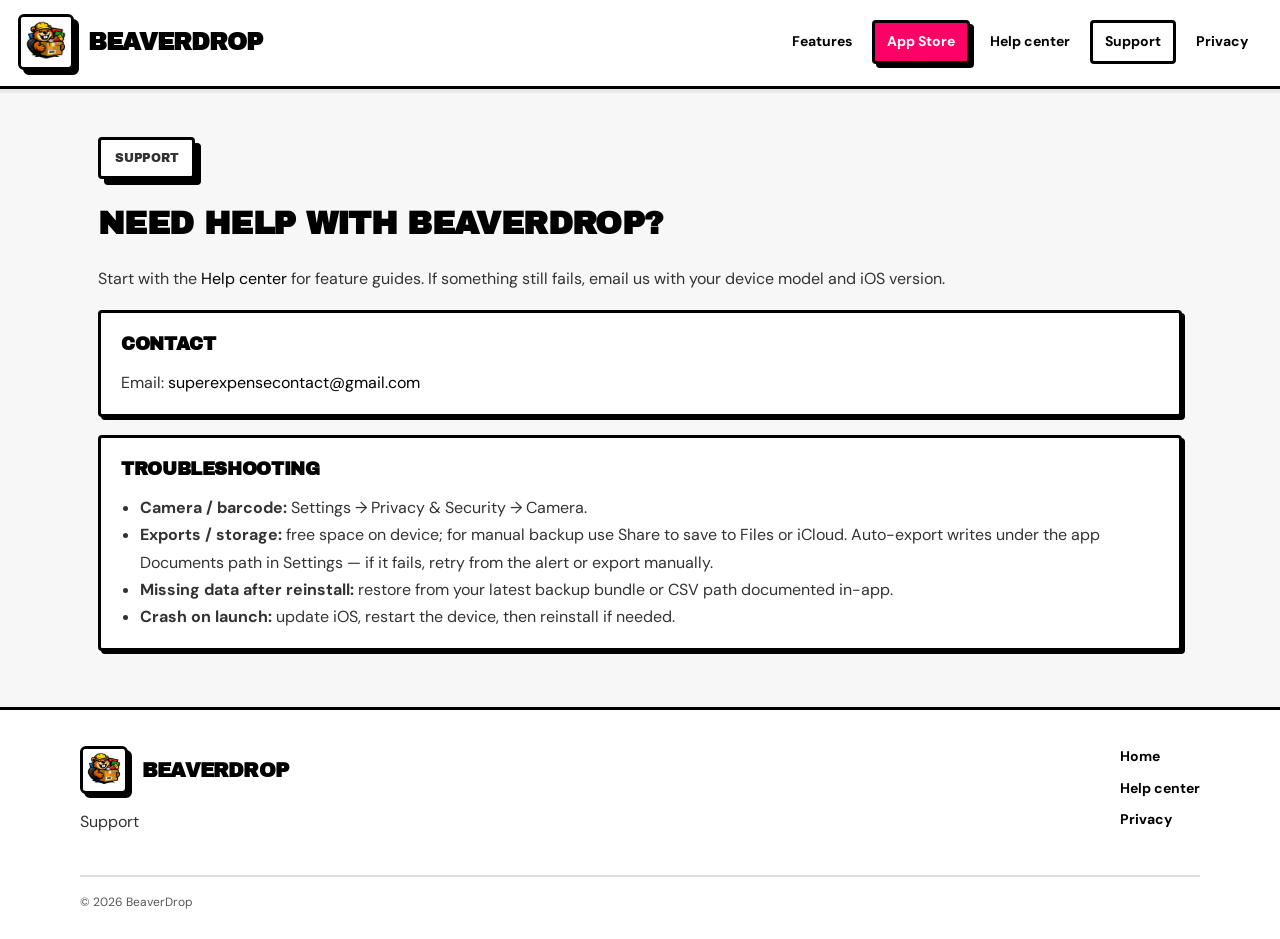
<file: support.html>
<!doctype html>
<html lang="en">
  <head>
    <meta charset="utf-8" />
    <meta name="viewport" content="width=device-width, initial-scale=1" />
    <meta name="theme-color" content="#ff0066" />
    <title>BeaverDrop — Support</title>
    <meta name="description" content="Contact BeaverDrop support and troubleshooting." />
    <link rel="canonical" href="https://abhisar.github.io/beaverdrop.github.io/support.html" />
    <meta property="og:title" content="BeaverDrop — Support" />
    <meta property="og:description" content="Contact BeaverDrop support and troubleshooting." />
    <meta property="og:type" content="website" />
    <meta property="og:url" content="https://abhisar.github.io/beaverdrop.github.io/support.html" />
    <meta property="og:image" content="https://abhisar.github.io/beaverdrop.github.io/assets/og-image.png" />
    <meta name="twitter:card" content="summary_large_image" />
    <link rel="icon" type="image/png" sizes="32x32" href="assets/favicon-32.png" />
    <link rel="apple-touch-icon" sizes="180x180" href="assets/apple-touch-icon.png" />
    <link rel="preconnect" href="https://fonts.googleapis.com" />
    <link rel="preconnect" href="https://fonts.gstatic.com" crossorigin />
    <link
      href="https://fonts.googleapis.com/css2?family=Archivo+Black&amp;family=DM+Sans:wght@400;600;700&amp;display=swap"
      rel="stylesheet"
    />
    <link rel="stylesheet" href="assets/styles.css" />
    <script defer src="assets/site.js"></script>
  </head>
  <body>
    <header class="top">
      <a class="brand" href="index.html" aria-label="BeaverDrop home">
        <span class="brandMark" aria-hidden="true">
          <img class="brandIcon" src="assets/app-icon-1024.png" width="1024" height="1024" alt="" decoding="async" />
        </span>
        <span class="brandText">BeaverDrop</span>
      </a>
      <nav class="nav" aria-label="Primary">
        <a href="index.html#features">Features</a>
        <a class="navAppStore" href="#app-store" target="_blank" rel="noopener noreferrer">App Store</a>
        <a href="help.html">Help center</a>
        <a class="pill" href="support.html">Support</a>
        <a href="privacy.html">Privacy</a>
      </nav>
      <button class="menuBtn" type="button" aria-label="Open menu" data-menu>
        <span></span><span></span><span></span>
      </button>
    </header>

    <main class="page">
      <p class="kicker">Support</p>
      <h1>Need help with BeaverDrop?</h1>
      <p>
        Start with the <a href="help.html">Help center</a> for feature guides. If something still fails,
        email us with your device model and iOS version.
      </p>

      <div class="panel">
        <h2>Contact</h2>
        <p>
          Email:
          <a href="mailto:superexpensecontact@gmail.com">superexpensecontact@gmail.com</a>
        </p>
      </div>

      <div class="panel">
        <h2>Troubleshooting</h2>
        <ul>
          <li><strong>Camera / barcode:</strong> Settings → Privacy &amp; Security → Camera.</li>
          <li><strong>Exports / storage:</strong> free space on device; for manual backup use Share to save to Files or iCloud. Auto-export writes under the app Documents path in Settings — if it fails, retry from the alert or export manually.</li>
          <li><strong>Missing data after reinstall:</strong> restore from your latest backup bundle or CSV path documented in-app.</li>
          <li><strong>Crash on launch:</strong> update iOS, restart the device, then reinstall if needed.</li>
        </ul>
      </div>

    </main>

    <footer class="footer">
      <div class="footerGrid">
        <div>
          <div class="brand footerBrand">
            <span class="brandMark" aria-hidden="true">
              <img class="brandIcon" src="assets/app-icon-1024.png" width="1024" height="1024" alt="" decoding="async" />
            </span>
            <span class="brandText">BeaverDrop</span>
          </div>
          <p class="muted">Support</p>
        </div>
        <div class="footerLinks">
          <a href="index.html">Home</a>
          <a href="help.html">Help center</a>
          <a href="privacy.html">Privacy</a>
        </div>
      </div>
      <div class="footerBottom">
        <span class="muted2">© <span data-year></span> BeaverDrop</span>
      </div>
    </footer>
  </body>
</html>
</file>
<file: assets/styles.css>
/* BeaverDrop marketing site (matches app: thick strokes, hot pink accent) */

:root {
  --bg: #f7f7f7;
  --surface: #ffffff;
  --ink: #000000;
  --accent: #ff0066;
  --accent-dim: rgba(255, 0, 102, 0.15);
  --stroke: 3px solid var(--ink);
  --radius: 4px;
  --radius-lg: 6px;
  --max: 1120px;
  --shadow-hard: 6px 6px 0 var(--ink);
  --shadow-soft: 12px 12px 0 rgba(0, 0, 0, 0.12);
  --font-display: "Archivo Black", system-ui, sans-serif;
  --font-body: "DM Sans", system-ui, sans-serif;
}

*,
*::before,
*::after {
  box-sizing: border-box;
}

html {
  scroll-behavior: smooth;
}

@media (prefers-reduced-motion: reduce) {
  html {
    scroll-behavior: auto;
  }
  [data-reveal] {
    opacity: 1 !important;
    transform: none !important;
    transition: none !important;
  }
  .hero-deco,
  .floaty,
  .marquee-inner {
    animation: none !important;
  }
  .brand:hover .brandIcon,
  .footerBrand:hover .brandIcon {
    transform: none !important;
  }
  .brand:hover .brandMark::before {
    transform: translate(5px, 5px) !important;
  }
  .footerBrand:hover .brandMark::before {
    transform: translate(4px, 4px) !important;
  }
  .brand:hover .brandMark,
  .footerBrand:hover .brandMark {
    filter: none !important;
  }
}

body {
  margin: 0;
  font-family: var(--font-body);
  font-size: 16px;
  line-height: 1.55;
  color: var(--ink);
  background: var(--bg);
  overflow-x: hidden;
}

a {
  color: var(--ink);
  text-decoration: none;
}
a:hover {
  color: var(--accent);
}

h1,
h2,
h3,
.kicker,
.brandText {
  font-family: var(--font-display);
  letter-spacing: -0.02em;
}

.mono {
  font-family: ui-monospace, SFMono-Regular, Menlo, Monaco, Consolas, monospace;
  font-size: 0.92em;
}
.muted {
  color: #333;
}
.muted2 {
  color: #555;
}
.small {
  font-size: 13px;
}

/* ——— Header ——— */
.top {
  position: sticky;
  top: 0;
  z-index: 50;
  display: flex;
  align-items: center;
  justify-content: space-between;
  gap: 12px;
  padding: 14px 18px 16px;
  background: var(--surface);
  border-bottom: var(--stroke);
  box-shadow: 0 4px 0 rgba(0, 0, 0, 0.06);
}

.brand {
  display: flex;
  align-items: center;
  gap: 14px;
  font-weight: 800;
  text-decoration: none;
  color: var(--ink);
}

.brand:hover {
  color: var(--ink);
}

/* Stacked “shadow tile” behind the app icon — reads like the real icon treatment */
.brandMark {
  position: relative;
  display: block;
  flex-shrink: 0;
  line-height: 0;
  transition: filter 0.28s ease;
}

.brandMark::before {
  content: "";
  position: absolute;
  inset: 0;
  border: var(--stroke);
  border-radius: var(--radius-lg);
  background: var(--ink);
  transform: translate(5px, 5px);
  z-index: 0;
  pointer-events: none;
  transition: transform 0.28s cubic-bezier(0.34, 1.35, 0.64, 1);
}

.brandIcon {
  position: relative;
  z-index: 1;
  display: block;
  width: 56px;
  height: 56px;
  border: var(--stroke);
  border-radius: var(--radius-lg);
  object-fit: cover;
  background: var(--surface);
  transition: transform 0.28s cubic-bezier(0.34, 1.35, 0.64, 1);
}

.brand:hover .brandMark {
  filter: drop-shadow(0 0 14px rgba(255, 0, 102, 0.32));
}

.brand:hover .brandIcon {
  transform: translate(-3px, -3px) rotate(-2.5deg);
}

.brand:hover .brandMark::before {
  transform: translate(8px, 8px);
}

.brandText {
  font-size: clamp(19px, 2.3vw, 24px);
  text-transform: uppercase;
  letter-spacing: -0.04em;
  line-height: 1;
}

/* Footer: still bold, slightly smaller mark so the column breathes */
.footerBrand .brandIcon {
  width: 48px;
  height: 48px;
}

.footerBrand .brandMark::before {
  transform: translate(4px, 4px);
}

.footerBrand:hover .brandMark::before {
  transform: translate(6px, 6px);
}

.footerBrand:hover .brandIcon {
  transform: translate(-2px, -2px) rotate(-2deg);
}

.footerBrand .brandText {
  font-size: clamp(17px, 2vw, 20px);
}

.nav {
  display: flex;
  align-items: center;
  gap: 6px;
  flex-wrap: wrap;
  justify-content: flex-end;
  font-weight: 700;
  font-size: 14px;
}
.nav a {
  padding: 8px 12px;
  border-radius: var(--radius);
  border: 2px solid transparent;
}
.nav a:hover {
  border-color: var(--ink);
  background: var(--surface);
  color: var(--ink);
}
.navAppStore {
  border: var(--stroke) !important;
  background: var(--accent) !important;
  color: #fff !important;
  box-shadow: 4px 4px 0 var(--ink);
}
.navAppStore:hover {
  color: #fff !important;
  transform: translate(-1px, -1px);
  box-shadow: 5px 5px 0 var(--ink);
}
.pill {
  border: var(--stroke) !important;
  background: var(--surface) !important;
}

.menuBtn {
  display: none;
  border: var(--stroke);
  background: var(--surface);
  border-radius: var(--radius);
  padding: 10px 12px;
  cursor: pointer;
}
.menuBtn span {
  display: block;
  width: 22px;
  height: 3px;
  background: var(--ink);
  margin: 4px 0;
  border-radius: 1px;
}

main {
  display: block;
}

/* ——— Hero ——— */
.hero {
  padding: 48px 18px 32px;
  position: relative;
  overflow: hidden;
}
.hero::before {
  content: "";
  position: absolute;
  inset: 0;
  background-image: repeating-linear-gradient(
      0deg,
      transparent,
      transparent 23px,
      rgba(0, 0, 0, 0.06) 23px,
      rgba(0, 0, 0, 0.06) 24px
    ),
    repeating-linear-gradient(90deg, transparent, transparent 23px, rgba(0, 0, 0, 0.04) 23px, rgba(0, 0, 0, 0.04) 24px);
  opacity: 0.5;
  pointer-events: none;
}

.heroGrid {
  max-width: var(--max);
  margin: 0 auto;
  display: grid;
  grid-template-columns: 1.05fr 0.95fr;
  gap: 32px;
  align-items: center;
  position: relative;
  z-index: 1;
}

.kicker {
  display: inline-block;
  font-size: 12px;
  text-transform: uppercase;
  padding: 8px 14px;
  border: var(--stroke);
  border-radius: var(--radius);
  background: var(--surface);
  box-shadow: var(--shadow-hard);
  margin-bottom: 12px;
}

.heroCopy h1 {
  margin: 0 0 14px;
  font-size: clamp(32px, 5vw, 52px);
  line-height: 1.05;
  text-transform: uppercase;
}

.sub {
  margin: 0 0 20px;
  color: #222;
  max-width: 52ch;
  font-size: 17px;
}

.ctaRow {
  display: flex;
  gap: 12px;
  flex-wrap: wrap;
  margin: 20px 0;
}

.btn {
  display: inline-flex;
  align-items: center;
  justify-content: center;
  gap: 8px;
  padding: 14px 20px;
  border-radius: var(--radius);
  border: var(--stroke);
  background: var(--surface);
  font-weight: 800;
  font-size: 14px;
  cursor: pointer;
  font-family: var(--font-body);
  color: var(--ink);
  transition: transform 0.15s ease, box-shadow 0.15s ease;
  box-shadow: 4px 4px 0 var(--ink);
}
.btn:hover {
  transform: translate(-2px, -2px);
  box-shadow: 6px 6px 0 var(--ink);
  color: var(--ink);
}
.btn.primary {
  background: var(--accent);
  color: #fff;
}
.btn.ghost {
  background: var(--bg);
}

.appStoreHighlight {
  display: inline-flex;
  flex-direction: column;
  align-items: flex-start;
  gap: 10px;
  padding: 16px 20px;
  border-radius: var(--radius-lg);
  border: var(--stroke);
  background: var(--surface);
  box-shadow: var(--shadow-hard);
  transition: transform 0.2s ease, box-shadow 0.2s ease;
}
.appStoreHighlight:hover {
  transform: translate(-3px, -3px);
  box-shadow: 9px 9px 0 var(--ink);
}
.appStoreHighlightTitle {
  font-family: var(--font-display);
  font-size: 15px;
  text-transform: uppercase;
}
.appStoreBadgeImg {
  display: block;
  height: 44px;
  width: auto;
}
.appStoreHighlightLarge .appStoreBadgeImg {
  height: 52px;
}

.badges {
  display: flex;
  gap: 10px;
  flex-wrap: wrap;
  margin-top: 8px;
}
.badge {
  padding: 12px 14px;
  border: var(--stroke);
  border-radius: var(--radius);
  background: var(--surface);
  min-width: 120px;
  box-shadow: 3px 3px 0 var(--ink);
}
.badgeTop {
  font-family: var(--font-display);
  font-size: 14px;
  text-transform: uppercase;
}
.badgeSub {
  font-size: 12px;
  color: #444;
  margin-top: 4px;
  font-weight: 600;
}

.fineprint {
  margin: 16px 0 0;
  font-size: 12px;
  color: #555;
}
.fineprint a {
  color: var(--accent);
  font-weight: 700;
}

/* Hero art */
.heroArt {
  display: flex;
  justify-content: center;
  align-items: center;
}
.heroCard {
  width: min(420px, 100%);
  border: var(--stroke);
  border-radius: var(--radius-lg);
  background: var(--surface);
  padding: 20px;
  box-shadow: var(--shadow-hard);
  position: relative;
}
.heroCard.floaty {
  animation: floaty 6s ease-in-out infinite;
}
.heroCardTop {
  display: flex;
  align-items: center;
  gap: 8px;
  margin-bottom: 16px;
}
.chipDot {
  width: 12px;
  height: 12px;
  border: 2px solid var(--ink);
  border-radius: 1px;
}
.chipDot.pink {
  background: var(--accent);
}
.chipDot.yellow {
  background: #ffcc00;
}
.chipDot.cyan {
  background: #00e5ff;
}
.heroCardTitle {
  margin-left: 4px;
  font-family: var(--font-display);
  font-size: 14px;
  text-transform: uppercase;
}

.marquee {
  border: var(--stroke);
  background: var(--ink);
  color: #fff;
  overflow: hidden;
  border-radius: var(--radius);
  margin: 12px 0;
}
.marquee-inner {
  display: flex;
  gap: 48px;
  padding: 10px 0;
  white-space: nowrap;
  animation: marquee 18s linear infinite;
  font-family: var(--font-display);
  font-size: 13px;
  text-transform: uppercase;
}
@keyframes marquee {
  0% {
    transform: translateX(0);
  }
  100% {
    transform: translateX(-50%);
  }
}

.statGrid {
  display: grid;
  grid-template-columns: repeat(3, 1fr);
  gap: 10px;
  margin-top: 16px;
}
.stat {
  border: var(--stroke);
  border-radius: var(--radius);
  padding: 12px;
  text-align: center;
  background: var(--accent-dim);
}
.statVal {
  font-family: var(--font-display);
  font-size: 22px;
}
.statLab {
  font-size: 11px;
  font-weight: 700;
  text-transform: uppercase;
  color: #333;
}

.hero-deco {
  position: absolute;
  width: 80px;
  height: 80px;
  border: var(--stroke);
  background: var(--accent);
  border-radius: var(--radius);
  right: 5%;
  top: 18%;
  animation: floaty 5s ease-in-out infinite;
  pointer-events: none;
  z-index: 0;
}
.hero-deco.b2 {
  width: 48px;
  height: 48px;
  left: 8%;
  bottom: 12%;
  top: auto;
  right: auto;
  background: #ffcc00;
  animation-delay: -2s;
}
@keyframes floaty {
  0%,
  100% {
    transform: translate(0, 0) rotate(0deg);
  }
  50% {
    transform: translate(6px, -10px) rotate(4deg);
  }
}

/* ——— Sections ——— */
.section {
  padding: 48px 18px;
}
.section.alt {
  background: var(--surface);
  border-top: var(--stroke);
  border-bottom: var(--stroke);
}

.sectionHead {
  max-width: var(--max);
  margin: 0 auto 24px;
}
.sectionHead h2 {
  margin: 0 0 10px;
  font-size: clamp(26px, 3.5vw, 36px);
  text-transform: uppercase;
}
.sectionHead p {
  margin: 0;
  color: #333;
  max-width: 65ch;
}

[data-reveal] {
  opacity: 0;
  transform: translateY(28px);
  transition: opacity 0.65s cubic-bezier(0.22, 1, 0.36, 1), transform 0.65s cubic-bezier(0.22, 1, 0.36, 1);
}
[data-reveal].is-visible {
  opacity: 1;
  transform: translateY(0);
}

.stagger-1 {
  transition-delay: 0.06s;
}
.stagger-2 {
  transition-delay: 0.12s;
}
.stagger-3 {
  transition-delay: 0.18s;
}

.cards {
  max-width: var(--max);
  margin: 0 auto;
  display: grid;
  grid-template-columns: repeat(3, 1fr);
  gap: 16px;
}
.card {
  padding: 20px;
  border: var(--stroke);
  border-radius: var(--radius);
  background: var(--surface);
  box-shadow: 4px 4px 0 var(--ink);
  transition: transform 0.2s ease, box-shadow 0.2s ease;
}
.card:hover {
  transform: translate(-2px, -2px);
  box-shadow: 7px 7px 0 var(--ink);
}
.card h3 {
  margin: 0 0 10px;
  font-size: 17px;
  text-transform: uppercase;
}
.card p {
  margin: 0;
  color: #333;
  font-size: 15px;
}

.pillRow {
  display: flex;
  flex-wrap: wrap;
  gap: 8px;
  margin-top: 12px;
}
.tag {
  display: inline-block;
  padding: 4px 10px;
  font-size: 11px;
  font-weight: 800;
  text-transform: uppercase;
  border: 2px solid var(--ink);
  border-radius: 2px;
  background: var(--accent-dim);
}

/* Benefit list */
.benefits {
  max-width: var(--max);
  margin: 0 auto;
  display: grid;
  grid-template-columns: repeat(2, 1fr);
  gap: 14px;
}
.benefit {
  display: flex;
  gap: 16px;
  padding: 20px;
  border: var(--stroke);
  border-radius: var(--radius);
  background: var(--bg);
  box-shadow: 4px 4px 0 var(--ink);
}
.benefitIcon {
  flex-shrink: 0;
  width: 48px;
  height: 48px;
  border: var(--stroke);
  border-radius: var(--radius);
  background: var(--accent);
  color: #fff;
  font-family: var(--font-display);
  font-size: 22px;
  display: flex;
  align-items: center;
  justify-content: center;
}
.benefit h3 {
  margin: 0 0 6px;
  font-size: 17px;
  text-transform: uppercase;
}
.benefit p {
  margin: 0;
  color: #333;
  font-size: 15px;
}

.steps {
  max-width: var(--max);
  margin: 0 auto;
  list-style: none;
  padding: 0;
  display: grid;
  grid-template-columns: repeat(3, 1fr);
  gap: 16px;
}
.steps li {
  display: flex;
  gap: 14px;
  padding: 20px;
  border: var(--stroke);
  border-radius: var(--radius);
  background: var(--surface);
  box-shadow: 4px 4px 0 var(--ink);
}
.stepNum {
  flex-shrink: 0;
  width: 40px;
  height: 40px;
  border: var(--stroke);
  border-radius: var(--radius);
  display: flex;
  align-items: center;
  justify-content: center;
  font-family: var(--font-display);
  font-size: 18px;
  background: var(--accent);
  color: #fff;
}
.steps h3 {
  margin: 0 0 8px;
  font-size: 16px;
  text-transform: uppercase;
}
.steps p {
  margin: 0;
  color: #333;
  font-size: 14px;
}

/* Screenshots */
.shots {
  max-width: var(--max);
  margin: 0 auto;
  display: grid;
  grid-template-columns: repeat(3, 1fr);
  gap: 18px;
}
.shot {
  border: var(--stroke);
  border-radius: var(--radius-lg);
  overflow: hidden;
  background: #e8e8e8;
  box-shadow: 6px 6px 0 var(--ink);
  transition: transform 0.25s ease, box-shadow 0.25s ease;
}
.shot > a {
  display: block;
  line-height: 0;
  background: #e8e8e8;
}
.shot:hover {
  transform: translate(-4px, -4px) rotate(-0.5deg);
  box-shadow: 10px 10px 0 var(--ink);
}
.shot figcaption {
  padding: 12px 14px;
  font-weight: 800;
  font-size: 13px;
  text-transform: uppercase;
  border-top: var(--stroke);
  background: var(--bg);
}
/* Full device frame — do not use object-fit: cover (it crops sides when ratios differ slightly). */
.shot img {
  width: 100%;
  height: auto;
  display: block;
  object-fit: contain;
  object-position: top center;
}

/* Sample scenario */
.scenarioStory {
  max-width: var(--max);
  margin: 0 auto;
  border: var(--stroke);
  border-radius: var(--radius-lg);
  padding: 24px 28px;
  background: var(--surface);
  box-shadow: 4px 4px 0 var(--ink);
}
.scenarioStory h3 {
  margin: 20px 0 8px;
  font-size: 15px;
  text-transform: uppercase;
}
.scenarioStory h3:first-child {
  margin-top: 0;
}
.scenarioStory p,
.scenarioStory li {
  color: #333;
  font-size: 15px;
  line-height: 1.6;
}
.scenarioStory ol {
  margin: 0;
  padding-left: 1.25em;
}
.scenarioStory li {
  margin-bottom: 10px;
}
.scenarioStory .muted {
  font-size: 14px;
}

/* Backup & exports */
.backupGrid {
  max-width: var(--max);
  margin: 0 auto;
  display: grid;
  grid-template-columns: repeat(2, 1fr);
  gap: 16px;
}
.backupCard {
  border: var(--stroke);
  border-radius: var(--radius);
  padding: 20px;
  background: var(--surface);
  box-shadow: 4px 4px 0 var(--ink);
}
.backupCard h3 {
  margin: 0 0 12px;
  font-size: 16px;
  text-transform: uppercase;
}
.backupCard p {
  margin: 0 0 10px;
  color: #333;
  font-size: 14px;
  line-height: 1.55;
}
.backupCard ul {
  margin: 0;
  padding-left: 1.2em;
  color: #333;
  font-size: 14px;
  line-height: 1.55;
}
.backupCard li {
  margin-bottom: 6px;
}
.backupNote {
  max-width: var(--max);
  margin: 20px auto 0;
  padding: 14px 18px;
  border: 2px dashed #999;
  border-radius: var(--radius);
  background: var(--bg);
  font-size: 13px;
  color: #444;
  line-height: 1.55;
}

@media (max-width: 680px) {
  .backupGrid {
    grid-template-columns: 1fr;
  }
}

/* Help strip */
.helpStrip {
  max-width: var(--max);
  margin: 0 auto;
  padding: 28px 24px;
  border: var(--stroke);
  border-radius: var(--radius-lg);
  background: var(--ink);
  color: #fff;
  display: flex;
  flex-wrap: wrap;
  align-items: center;
  justify-content: space-between;
  gap: 20px;
  box-shadow: var(--shadow-hard);
}
.helpStrip h2 {
  margin: 0 0 6px;
  font-size: 22px;
  text-transform: uppercase;
}
.helpStrip p {
  margin: 0;
  opacity: 0.92;
  max-width: 48ch;
}

.faq {
  max-width: var(--max);
  margin: 16px auto 0;
  display: flex;
  flex-direction: column;
  gap: 12px;
}
details {
  border: var(--stroke);
  border-radius: var(--radius);
  background: var(--surface);
  padding: 4px 16px 14px;
  box-shadow: 3px 3px 0 var(--ink);
}
details[open] {
  background: var(--bg);
}
summary {
  cursor: pointer;
  font-family: var(--font-display);
  font-size: 16px;
  text-transform: uppercase;
  padding: 12px 0 4px;
  list-style: none;
}
summary::-webkit-details-marker {
  display: none;
}
summary::after {
  content: "+";
  float: right;
  font-weight: 900;
  color: var(--accent);
}
details[open] summary::after {
  content: "−";
}
details p {
  margin: 8px 0 0;
  color: #333;
  line-height: 1.65;
}
details a {
  color: var(--accent);
  font-weight: 700;
}

.ctaCard {
  max-width: var(--max);
  margin: 0 auto;
  border: var(--stroke);
  border-radius: var(--radius-lg);
  padding: 24px;
  display: flex;
  align-items: center;
  justify-content: space-between;
  gap: 20px;
  flex-wrap: wrap;
  background: var(--surface);
  box-shadow: var(--shadow-hard);
}
.ctaButtons {
  display: flex;
  gap: 10px;
  flex-wrap: wrap;
}

.downloadBanner {
  max-width: var(--max);
  margin: 0 auto 20px;
  display: flex;
  justify-content: center;
}
.downloadSectionIntro {
  text-align: center;
}
.downloadSectionIntro h2 {
  margin-bottom: 8px;
}

.darkBand {
  background: var(--ink);
  color: #fff;
  padding: 48px 18px;
  border-top: var(--stroke);
}
.darkBand .appStoreHighlight {
  background: var(--ink);
  border-color: #fff;
  box-shadow: 6px 6px 0 #fff;
}
.darkBand .appStoreHighlight:hover {
  box-shadow: 8px 8px 0 var(--accent);
}
.darkBand .appStoreHighlightTitle {
  color: #fff;
}

/* Footer */
.footer {
  padding: 36px 18px 28px;
  border-top: var(--stroke);
  background: var(--surface);
}
.footerGrid {
  max-width: var(--max);
  margin: 0 auto;
  display: grid;
  grid-template-columns: 1fr auto;
  gap: 24px;
  align-items: start;
}
.footerLinks {
  display: grid;
  gap: 10px;
  font-weight: 700;
  font-size: 14px;
}
.footerAppStore {
  color: var(--accent) !important;
  font-weight: 800;
}
.footerBottom {
  max-width: var(--max);
  margin: 24px auto 0;
  padding-top: 16px;
  border-top: 2px solid #ddd;
  font-size: 12px;
  color: #666;
}

/* Inner pages */
.page {
  max-width: var(--max);
  margin: 0 auto;
  padding: 36px 18px 56px;
}
.page h1 {
  margin: 8px 0 12px;
  text-transform: uppercase;
}
.page p,
.page li {
  color: #333;
  line-height: 1.7;
}
.page .panel {
  margin-top: 18px;
  border: var(--stroke);
  border-radius: var(--radius);
  background: var(--surface);
  padding: 18px 20px;
  box-shadow: 3px 3px 0 var(--ink);
}
.page .panel h2 {
  margin: 0 0 10px;
  font-size: 18px;
  text-transform: uppercase;
}
.page .panel p {
  margin: 0;
}
.page ul {
  margin: 8px 0 0;
  padding-left: 1.2em;
}

.toc {
  list-style: none;
  padding: 0;
  margin: 16px 0 0;
}
.toc li {
  margin-bottom: 8px;
}
.toc a {
  font-weight: 700;
  border-bottom: 2px solid var(--accent);
}

/* 404 */
.page .ctaRow {
  margin-top: 16px;
}

/* Responsive */
@media (max-width: 980px) {
  .heroGrid {
    grid-template-columns: 1fr;
  }
  .hero-deco {
    display: none;
  }
  .cards {
    grid-template-columns: repeat(2, 1fr);
  }
  .benefits {
    grid-template-columns: 1fr;
  }
  .steps {
    grid-template-columns: 1fr;
  }
  .shots {
    grid-template-columns: repeat(2, 1fr);
  }
  .ctaCard {
    flex-direction: column;
    align-items: flex-start;
  }
}

@media (max-width: 680px) {
  .nav {
    display: none;
  }
  .menuBtn {
    display: inline-flex;
  }
  .cards {
    grid-template-columns: 1fr;
  }
  .shots {
    grid-template-columns: 1fr;
  }
  .statGrid {
    grid-template-columns: 1fr;
  }
  .footerGrid {
    grid-template-columns: 1fr;
  }
}

.nav.open {
  display: flex;
  position: absolute;
  top: 58px;
  right: 12px;
  left: 12px;
  flex-direction: column;
  gap: 4px;
  padding: 12px;
  border: var(--stroke);
  border-radius: var(--radius);
  background: var(--surface);
  box-shadow: var(--shadow-hard);
}

.top {
  position: relative;
}
</file>
